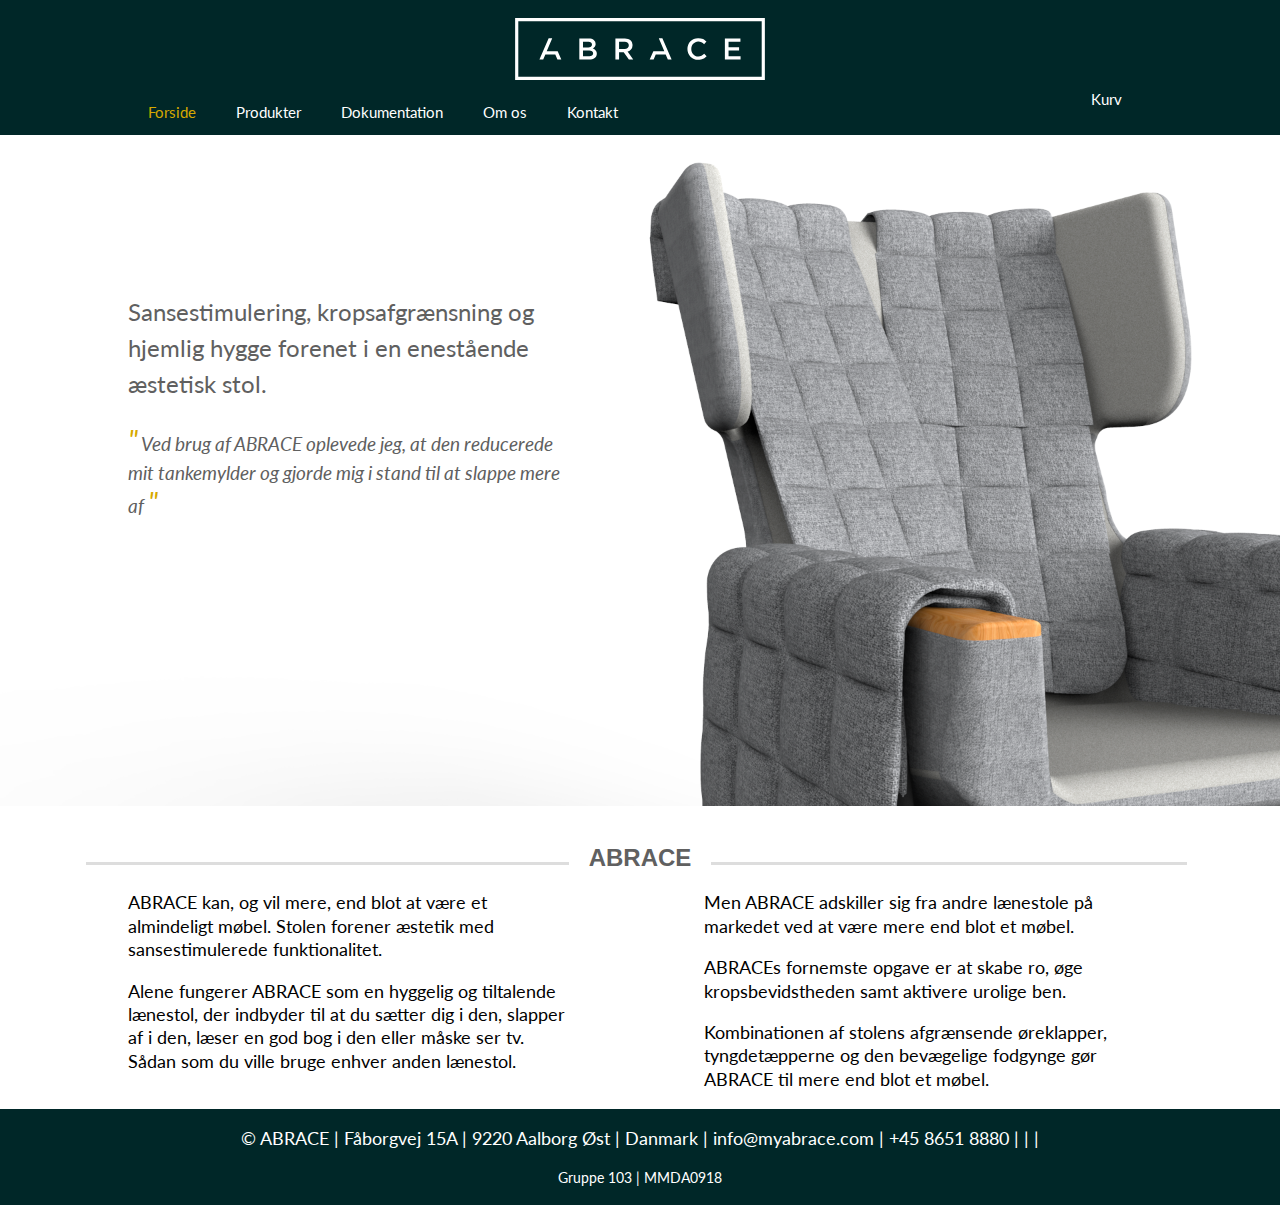
<file: index.html>
<!doctype html>
<html>
<head>
<meta charset="utf-8">
<meta name="viewport" content="width=device-width, initial-scale=1.0">
<title>ABRACE</title>
<link href="styles.css" rel="stylesheet" type="text/css">
<script src="script.js"></script>
<link rel="stylesheet" href="https://use.fontawesome.com/releases/v5.5.0/css/all.css" integrity="sha384-B4dIYHKNBt8Bc12p+WXckhzcICo0wtJAoU8YZTY5qE0Id1GSseTk6S+L3BlXeVIU" crossorigin="anonymous">
<link href="https://fonts.googleapis.com/css?family=Lato" rel="stylesheet">
<link href="normalize.css" rel="stylesheet" type="text/css">
</head>

<body id="body-id">
	<header>
		<div class="mobile-bar">
			<div id="menu-button"><a href="#"><span><i class="fas fa-bars fa-2x menu-icon"></i></span></a></div>
			<div id="menu-cart"><a href="kurv.html"><span><i class="fas fa-shopping-cart fa-2x menu-icon"></i></span></a></div>
			<div class="logo">
				<img src="image/ABRACE logo.svg" alt="ABRACE logo">
			</div>

			<nav>
				<a href="#" id="menu-button-close"><span><i class="fas fa-times fa-2x"></i></span></a>
				<ul>
					<li class="active"><a href="index.html">Forside</a></li>
					<li class="dropdown">
						<a href="produkter.html" class="dropdown-button">Produkter</a>
						<div class="dropdown-content">
							<a href="stol.html">Stol</a>
							<a href="fodgynge.html">Fodgynge</a>
							<a href="tyngdetaepper.html">Tyngdetæpper</a>
							<a href="poncho.html">Poncho</a>
							<a href="krammepude.html">Krammepude</a>
						</div>
					</li>
					<li><a href="dokumentation.html">Dokumentation</a></li>
					<li><a href="om-os.html">Om os</a></li>
					<li><a href="kontakt.html">Kontakt</a></li>
					<li class="cart"><a href="kurv.html"><i class="fas fa-shopping-cart"></i></a></li>
				</ul>
			</nav>
		</div>
	</header>

	<main class="grid-container">
		<div class="banner">
			<img src="image/ABRACE-11.png" alt="ABRACE stol">
		</div>
		
		<div class="citat">
			<p class="tagline">Sansestimulering, kropsafgrænsning og hjemlig hygge forenet i en enestående æstetisk stol.</p>
			<p><em class="citationstegn">"</em> Ved brug af ABRACE oplevede jeg, at den reducerede mit tankemylder og gjorde mig i stand til at slappe mere af <em class="citationstegn">"</em></p>
		</div>

		<div class="titel-firma">
			<h2><span>ABRACE</span></h2>
		</div>
		
		<div class="tekst-om-firma">
			<div class="forside-s1">
				<p>ABRACE kan, og vil mere, end blot at være et almindeligt møbel. Stolen forener æstetik med sansestimulerede funktionalitet.</p>
				<p>Alene fungerer ABRACE som en hyggelig og tiltalende lænestol, der indbyder til at du sætter dig i den, slapper af i den, læser en god bog i den eller måske ser tv. Sådan som du ville bruge enhver anden lænestol.</p>
			</div>
			
			<div class="forside-s2">
				<p>Men ABRACE adskiller sig fra andre lænestole på markedet ved at være mere end blot et møbel.</p>
				<p>ABRACEs fornemste opgave er at skabe ro, øge kropsbevidstheden samt aktivere urolige ben.</p>
				<p>Kombinationen af stolens afgrænsende øreklapper, tyngdetæpperne og den bevægelige fodgynge gør ABRACE til mere end blot et møbel.</p>
			</div>
			
		</div>
	</main>

	<footer>
		<p>© ABRACE | Fåborgvej 15A | 9220 Aalborg Øst | Danmark | info@myabrace.com | +45 8651 8880 | <i class="fab fa-facebook"></i> | <i class="fab fa-instagram"></i> | <i class="fab fa-linkedin"></i></p>
		<p>Gruppe 103 | MMDA0918</p>
	</footer>

</body>
</html>
</file>
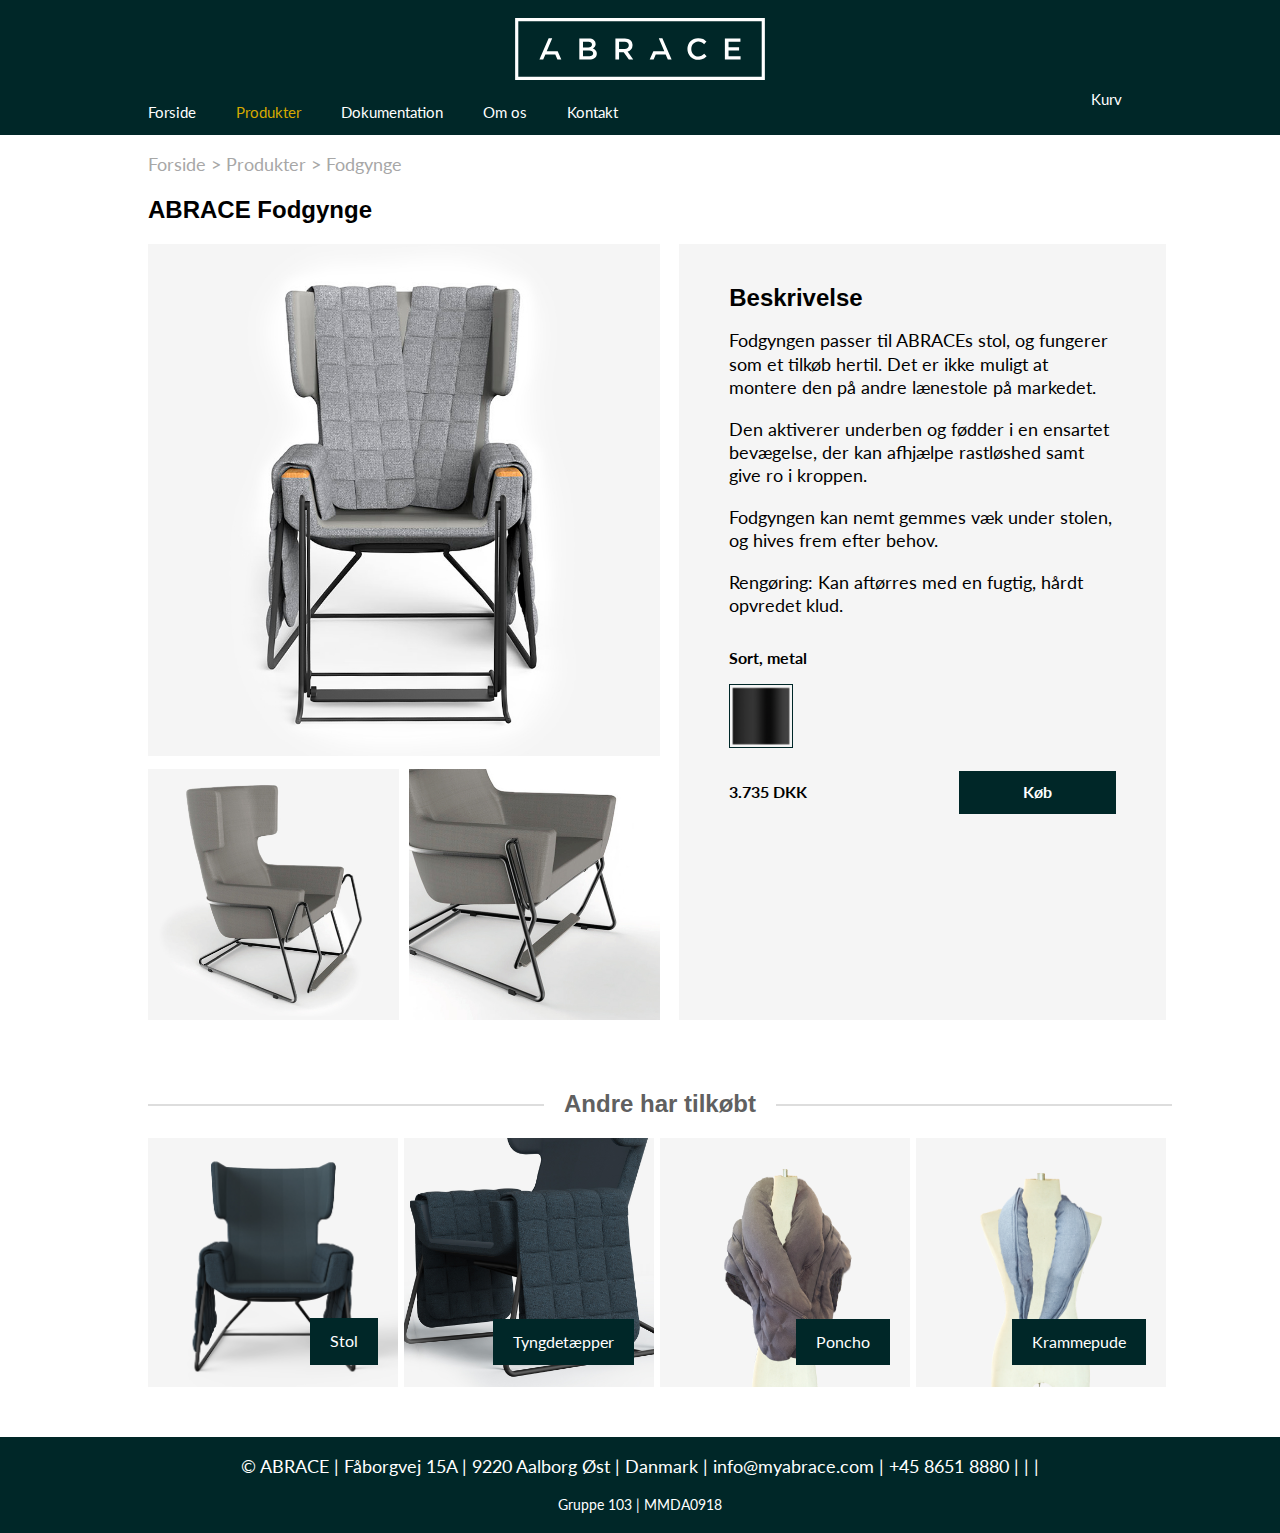
<file: fodgynge.html>
<!doctype html>
<html>
<head>
<meta charset="utf-8">
<meta name="viewport" content="width=device-width, initial-scale=1.0">
<title>ABRACE - Fodgynge</title>
<link href="styles.css" rel="stylesheet" type="text/css">
<script src="script.js"></script>
<link rel="stylesheet" href="https://use.fontawesome.com/releases/v5.5.0/css/all.css" integrity="sha384-B4dIYHKNBt8Bc12p+WXckhzcICo0wtJAoU8YZTY5qE0Id1GSseTk6S+L3BlXeVIU" crossorigin="anonymous">
<link href="https://fonts.googleapis.com/css?family=Lato" rel="stylesheet">
<link href="normalize.css" rel="stylesheet" type="text/css">
</head>

<body id="body-id">
	<header>
		<div class="mobile-bar">
			<div id="menu-button"><a href="#"><span><i class="fas fa-bars fa-2x menu-icon"></i></span></a></div>
			<div id="menu-cart"><a href="kurv.html"><span><i class="fas fa-shopping-cart fa-2x menu-icon"></i></span></a></div>
			<div class="logo">
				<img src="image/ABRACE logo.svg" alt="ABRACE logo">
			</div>

			<nav>
				<a href="#" id="menu-button-close"><span><i class="fas fa-times fa-2x"></i></span></a>
				<ul>
					<li><a href="index.html">Forside</a></li>
					<li class="dropdown">
						<a href="produkter.html" class="dropdown-button active">Produkter</a>
						<div class="dropdown-content">
							<a href="stol.html">Stol</a>
							<a href="fodgynge.html">Fodgynge</a>
							<a href="tyngdetaepper.html">Tyngdetæpper</a>
							<a href="poncho.html">Poncho</a>
							<a href="krammepude.html">Krammepude</a>
						</div>
					</li>
					<li><a href="dokumentation.html">Dokumentation</a></li>
					<li><a href="om-os.html">Om os</a></li>
					<li><a href="kontakt.html">Kontakt</a></li>
					<li class="cart"><a href="kurv.html"><i class="fas fa-shopping-cart"></i></a></li>
				</ul>
			</nav>
		</div>
	</header>
	
	<main>
		<div class="grid-container-stol">
			<div class="crumbs">
				<div class="breadcrumbs">
					<p><a href="index.html">Forside</a> &gt; <a href="#"> Produkter</a> &gt; <a href="fodgynge.html">Fodgynge</a></p>
				</div>
				<h2>ABRACE Fodgynge</h2>
			</div>
			<div class="main-image">
				<span onClick="this.parentElement.style.display='block'"></span>
				<img src="image/fodgynge1.jpg" alt="stol front" id="showedImg">
			</div>
			<div class="gallery-images">
				<img src="image/fodgynge2.jpg" alt="stol front med tæpper" id="gallery1">
				<img src="image/fodgynge3.jpg" alt="stol fra siden" id="gallery2">
			</div>
			
			<div class="specifications">
				<h2>Beskrivelse</h2>
				<p>Fodgyngen passer til ABRACEs stol, og fungerer som et tilkøb hertil. Det er ikke muligt at montere den på andre lænestole på markedet.</p>
				<p>Den aktiverer underben og fødder i en ensartet bevægelse, der kan afhjælpe rastløshed samt give ro i kroppen.</p>
				<p>Fodgyngen kan nemt gemmes væk under stolen, og hives frem efter behov.</p>
				
				<p>Rengøring: Kan aftørres med en fugtig, hårdt opvredet klud.</p>
				
				<h4 id="color-choice-text">Sort, metal</h4>
				<div class="color-choice">
					<img src="image/fodgynge4.jpg" alt="sort metal">
				</div>
				
				<h4 id="price-text">3.735 DKK</h4>
				<div id="buy">
					<h4>Køb</h4>
				</div>
			</div>
			
			<div class="other-text">
				<h2><span>Andre har tilkøbt</span></h2>
			</div>
			<div class="other-items">
				<div class="other1">
					<a href="stol.html"><img src="image/ABRACE-stol1-blue.jpg" alt="stol"></a>
					<a href="stol.html">Stol</a>
				</div>
				
				<div class="other2">
					<a href="tyngdetaepper.html"><img src="image/tyngde3-blue.jpg" alt="tyngdetæpper"></a>
					<a href="tyngdetaepper.html">Tyngdetæpper</a>
				</div>
				
				<div class="other3">
					<a href="poncho.html"><img src="image/ABRACE_pictures/ponchoonmancloser.png" alt="poncho"></a>
					<a href="poncho.html">Poncho</a>
				</div>
			
				<div class="other4">
					<a href="krammepude.html"><img src="image/ABRACE_pictures/pillowonman.png" alt="krammepude"></a>
					<a href="krammepude.html">Krammepude</a>
				</div>
			</div>
		</div>
	</main>
	
	<footer>
		<p>© ABRACE | Fåborgvej 15A | 9220 Aalborg Øst | Danmark | info@myabrace.com | +45 8651 8880 | <i class="fab fa-facebook"></i> | <i class="fab fa-instagram"></i> | <i class="fab fa-linkedin"></i></p>
		<p>Gruppe 103 | MMDA0918</p>
	</footer>	
</body>
</html>
</file>
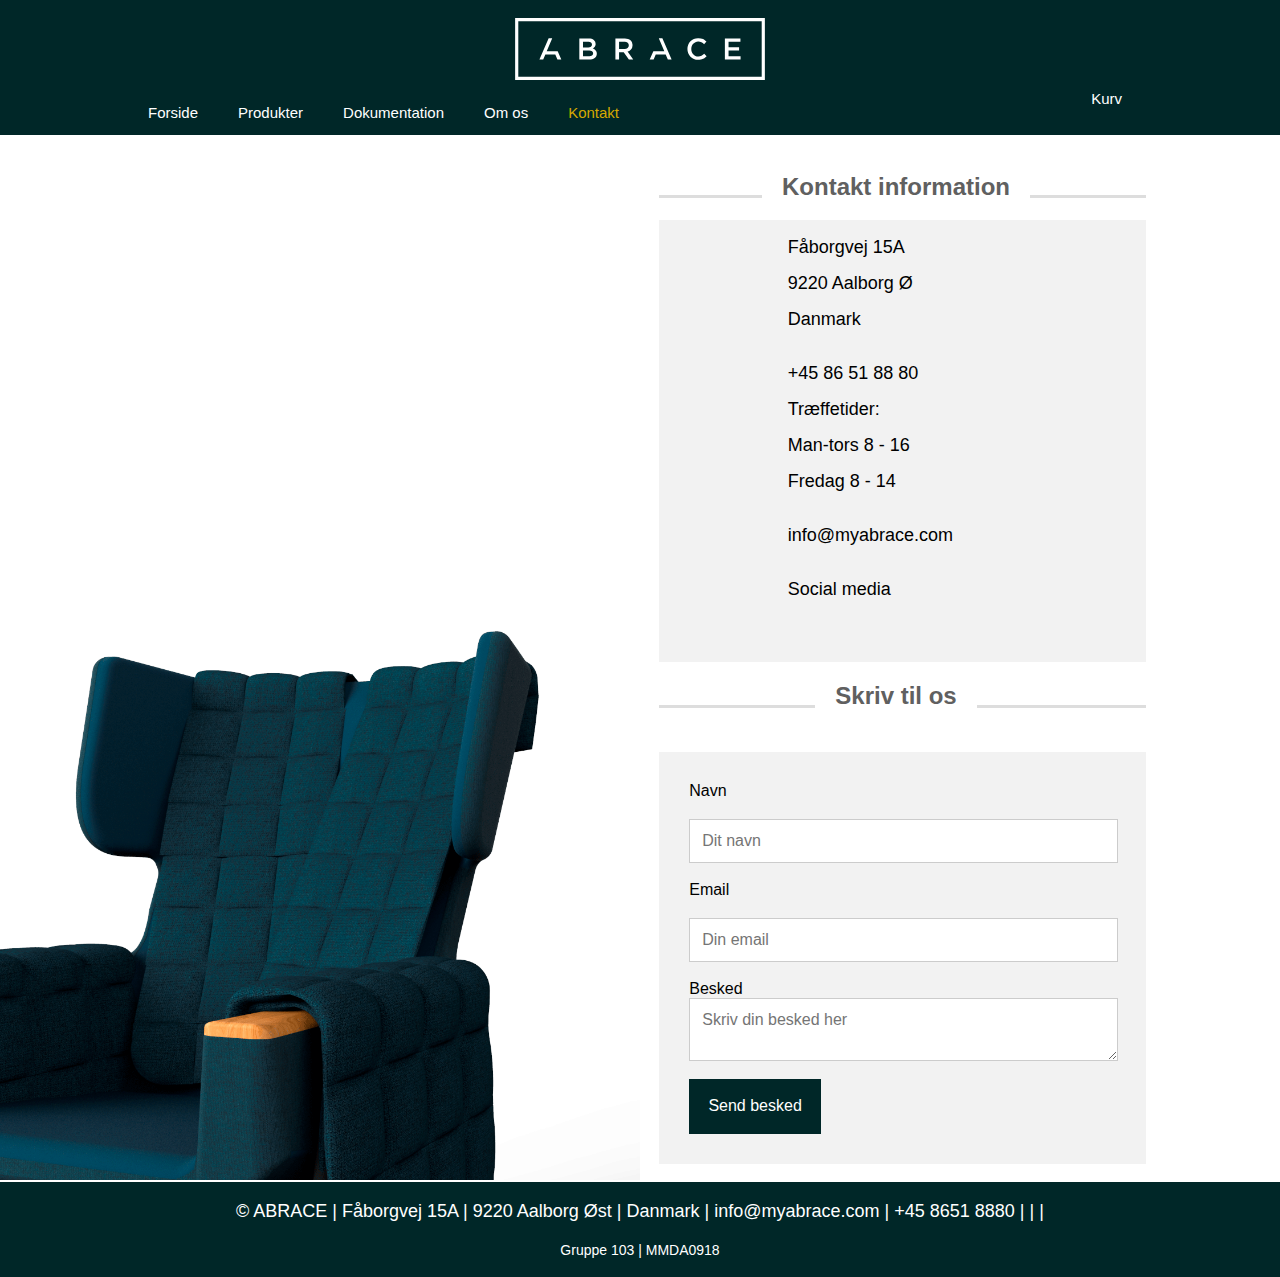
<file: kontakt.html>
<!doctype html>
<html>
<head>
<meta charset="utf-8">
<meta name="viewport" content="width=device-width, initial-scale=1.0">
<title>ABRACE - Kontakt</title>
<link href="styles.css" rel="stylesheet" type="text/css">
<script src="script.js"></script>
<link rel="stylesheet" href="https://use.fontawesome.com/releases/v5.5.0/css/all.css" integrity="sha384-B4dIYHKNBt8Bc12p+WXckhzcICo0wtJAoU8YZTY5qE0Id1GSseTk6S+L3BlXeVIU" crossorigin="anonymous">
<link href="normalize.css" rel="stylesheet" type="text/css">
</head>

<body id="body-id">
	<header>
		<div class="mobile-bar">
			<div id="menu-button"><a href="#"><span><i class="fas fa-bars fa-2x menu-icon"></i></span></a></div>
			<div id="menu-cart"><a href="kurv.html"><span><i class="fas fa-shopping-cart fa-2x menu-icon"></i></span></a></div>
			<div class="logo">
				<img src="image/ABRACE logo.svg" alt="ABRACE logo">
			</div>

			<nav>
				<a href="#" id="menu-button-close"><span><i class="fas fa-times fa-2x"></i></span></a>
				<ul>
					<li><a href="index.html">Forside</a></li>
					<li class="dropdown">
						<a href="produkter.html" class="dropdown-button">Produkter</a>
						<div class="dropdown-content">
							<a href="stol.html">Stol</a>
							<a href="fodgynge.html">Fodgynge</a>
							<a href="tyngdetaepper.html">Tyngdetæpper</a>
							<a href="poncho.html">Poncho</a>
							<a href="krammepude.html">Krammepude</a>
						</div>
					</li>
					<li><a href="dokumentation.html">Dokumentation</a></li>
					<li><a href="om-os.html">Om os</a></li>
					<li class="active"><a href="kontakt.html">Kontakt</a></li>
					<li class="cart"><a href="kurv.html"><i class="fas fa-shopping-cart"></i></a></li>
				</ul>
			</nav>
		</div>
	</header>
			
	<main class="grid-container-kontakt">
		<div class="billede-af-stol">
			<img src="image/ABRACE-10.gif" alt="stol i blå">
		</div>
		
		<div class="titel1">
			<h2><span>Kontakt information</span></h2>
		</div>
		
		<div class="kontakt-info">		
			<div class="ikoner">
				<div class="adresse-ikon">
					<i class="fas fa-map-marker-alt"></i>
				</div>
				<div class="adresse">
					<p>Fåborgvej 15A</p>
					<p>9220 Aalborg Ø</p>
					<p>Danmark</p>
				</div>

				<div class="email-ikon">
					<i class="fas fa-envelope"></i>
				</div>
				<div class="email">
					<p>info@myabrace.com</p>
				</div>
				
				<div class="telefon-ikon">
					<i class="fas fa-phone"></i>
				</div>
				<div class="telefon">
					<p>+45 86 51 88 80</p>
					<p>Træffetider:</p>
					<p>Man-tors 8 - 16</p>
					<p>Fredag 8 - 14</p>
				</div>
				
				<div class="facebook-ikon">
					<i class="fas fa-desktop"></i>
				</div>
				<div class="facebook">
					<p>Social media</p>
					<p><i class="fab fa-facebook some"></i> <i class="fab fa-instagram some"></i> <i class="fab fa-linkedin some"></i></p>
				</div>
			</div>
		</div>
		
		<div class="titel2">
			<h2><span>Skriv til os</span></h2>
		</div>
		
		<div class="skriv-til-os">
			<form class="kontakt-formular">
				<label for="fname">Navn</label>
				<input type="text" id="fname" name="navn" placeholder="Dit navn">

				<label for="email">Email</label>
				<input type="text" placeholder="Din email" name="email">

				<label for="skriv-til-os">Besked</label>
				<textarea id="besked" name="besked" placeholder="Skriv din besked her"></textarea>
				
				<input type="submit" value="Send besked">
			</form>
		</div>
	</main>
		
	<footer>
		<p>© ABRACE | Fåborgvej 15A | 9220 Aalborg Øst | Danmark | info@myabrace.com | +45 8651 8880 | <i class="fab fa-facebook"></i> | <i class="fab fa-instagram"></i> | <i class="fab fa-linkedin"></i></p>
		<p>Gruppe 103 | MMDA0918</p>
	</footer>
</body>
</html>
</file>
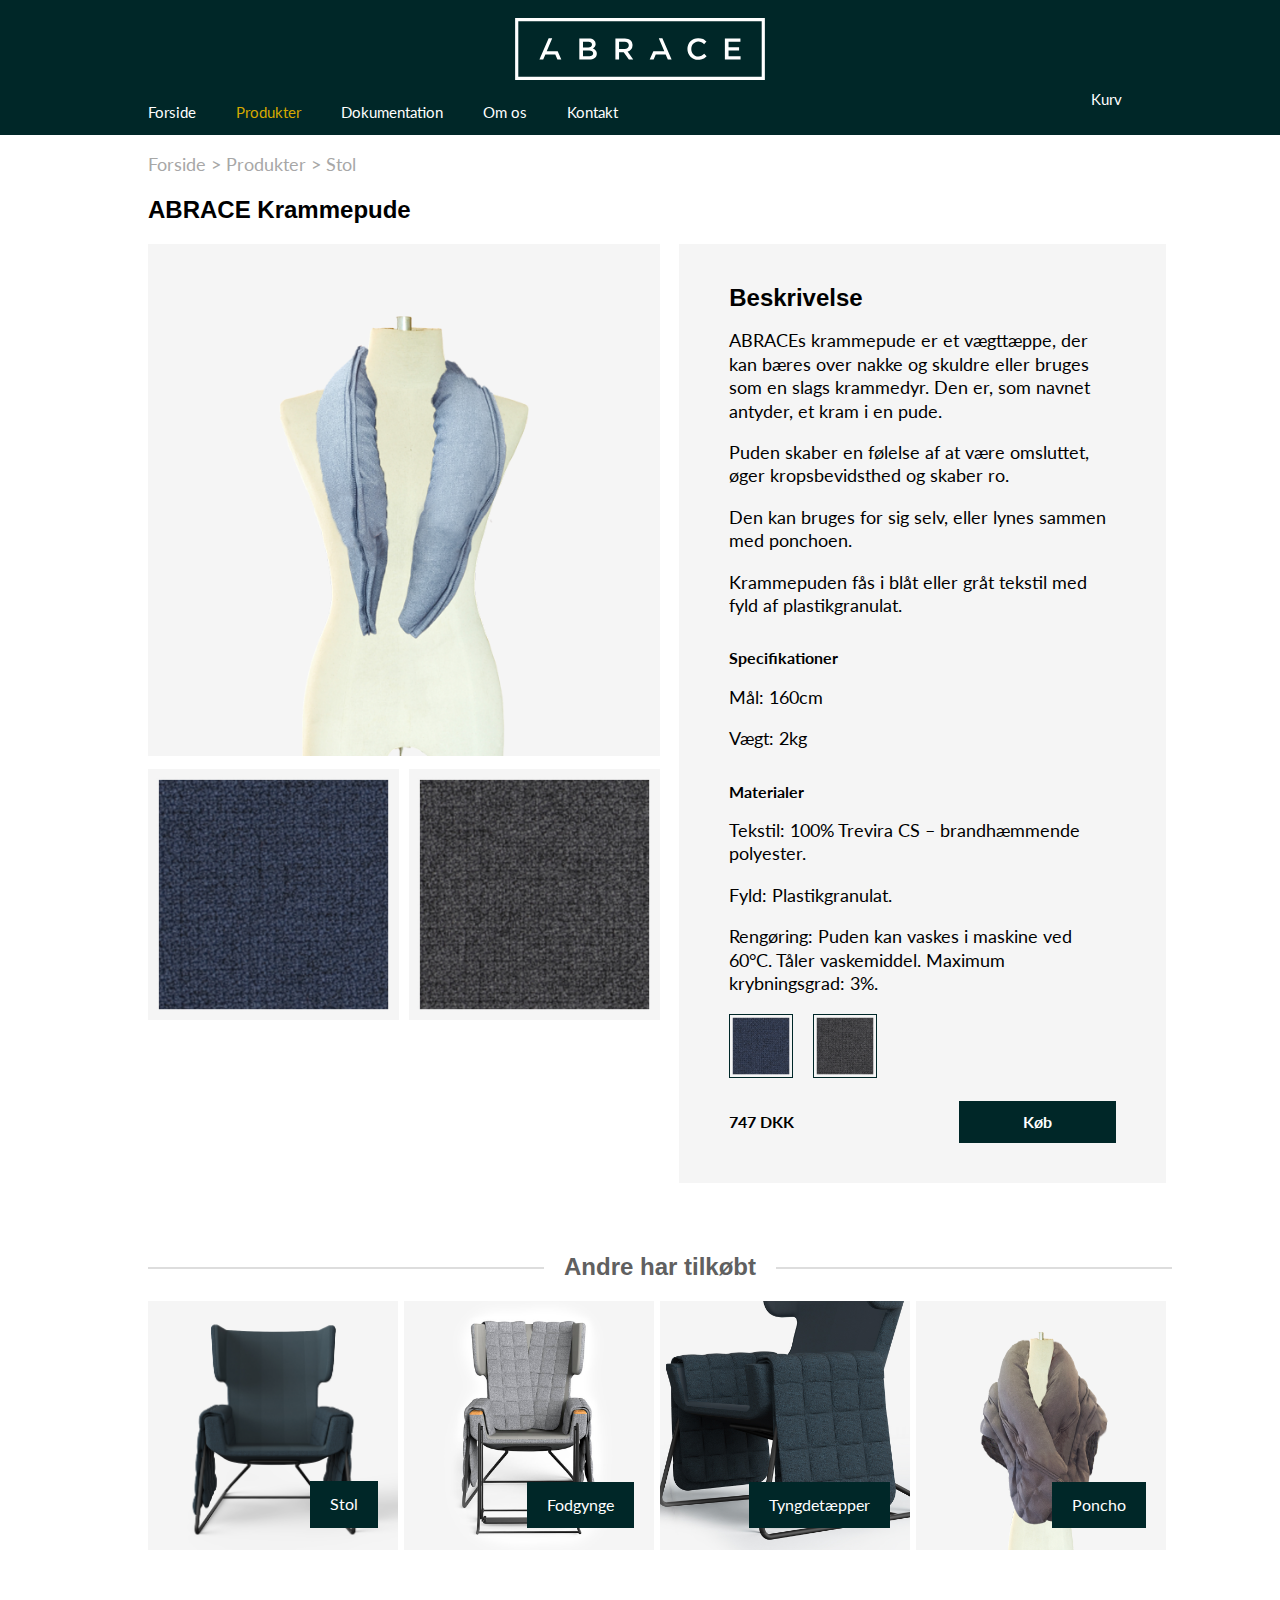
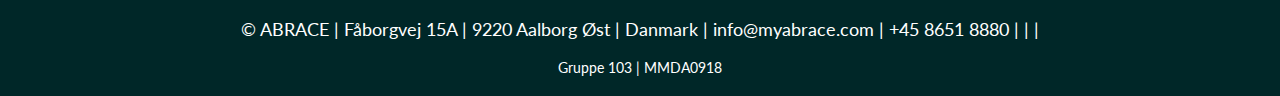
<file: krammepude.html>
<!doctype html>
<html>
<head>
<meta charset="utf-8">
<meta name="viewport" content="width=device-width, initial-scale=1.0">
<title>ABRACE - Krammepude</title>
<link href="styles.css" rel="stylesheet" type="text/css">
<script src="script.js"></script>
<link rel="stylesheet" href="https://use.fontawesome.com/releases/v5.5.0/css/all.css" integrity="sha384-B4dIYHKNBt8Bc12p+WXckhzcICo0wtJAoU8YZTY5qE0Id1GSseTk6S+L3BlXeVIU" crossorigin="anonymous">
<link href="https://fonts.googleapis.com/css?family=Lato" rel="stylesheet">
<link href="normalize.css" rel="stylesheet" type="text/css">
</head>

<body id="body-id">
	<header>
		<div class="mobile-bar">
			<div id="menu-button"><a href="#"><span><i class="fas fa-bars fa-2x menu-icon"></i></span></a></div>
			<div id="menu-cart"><a href="kurv.html"><span><i class="fas fa-shopping-cart fa-2x menu-icon"></i></span></a></div>
			<div class="logo">
				<img src="image/ABRACE logo.svg" alt="ABRACE logo">
			</div>

			<nav>
				<a href="#" id="menu-button-close"><span><i class="fas fa-times fa-2x"></i></span></a>
				<ul>
					<li><a href="index.html">Forside</a></li>
					<li class="dropdown">
						<a href="produkter.html" class="dropdown-button active">Produkter</a>
						<div class="dropdown-content">
							<a href="stol.html">Stol</a>
							<a href="fodgynge.html">Fodgynge</a>
							<a href="tyngdetaepper.html">Tyngdetæpper</a>
							<a href="poncho.html">Poncho</a>
							<a href="krammepude.html">Krammepude</a>
						</div>
					</li>
					<li><a href="dokumentation.html">Dokumentation</a></li>
					<li><a href="om-os.html">Om os</a></li>
					<li><a href="kontakt.html">Kontakt</a></li>
					<li class="cart"><a href="kurv.html"><i class="fas fa-shopping-cart"></i></a></li>
				</ul>
			</nav>
		</div>
	</header>
	
	<main>
		<div class="grid-container-stol">
			<div class="crumbs">
				<div class="breadcrumbs">
					<p><a href="index.html">Forside</a> &gt; <a href="#"> Produkter</a> &gt; <a href="stol.html">Stol</a></p>
				</div>
				<h2>ABRACE Krammepude</h2>
			</div>
			<div class="main-image">
				<span onClick="this.parentElement.style.display='block'"></span>
				<img src="image/ABRACE_pictures/pillowonman.png" alt="stol front" id="showedImg">
				<div id="imgtext"></div>
			</div>
			<div class="gallery-images">
				<img src="image/ABRACE-stol5-blue.jpg" alt="blue" id="gallery1">
				<img src="image/ABRACE-stol5-gray.jpg" alt="gray" id="gallery2">
			</div>
			
			<div class="specifications">
				<h2>Beskrivelse</h2>
				<p>ABRACEs krammepude er et vægttæppe, der kan bæres over nakke og skuldre eller bruges som en slags krammedyr. Den er, som navnet antyder, et kram i en pude.</p>
				<p>Puden skaber en følelse af at være omsluttet, øger kropsbevidsthed og skaber ro.</p>
				<p>Den kan bruges for sig selv, eller lynes sammen med ponchoen.</p>
				<p>Krammepuden fås i blåt eller gråt tekstil med fyld af plastikgranulat.</p>
				<h4>Specifikationer</h4>
				<p>Mål: 160cm</p>
				<p>Vægt: 2kg</p>
				<h4>Materialer</h4>
				<p>Tekstil: 100% Trevira CS – brandhæmmende polyester.</p>
				<p>Fyld: Plastikgranulat.</p>
				<p>Rengøring: Puden kan vaskes i maskine ved 60&deg;C. Tåler vaskemiddel.  Maximum krybningsgrad: 3%.</p>
				
				
				<div class="color-choice">
					<img src="image/ABRACE-stol5-blue.jpg" alt="blå tekstil" id="blue">
					<img src="image/ABRACE-stol5-gray.jpg" alt="grå tekstil" id="gray">
				</div>
				
				<h4 id="price-text">747 DKK</h4>
				<div id="buy">
					<h4>Køb</h4>
				</div>
			</div>
			
			<div class="other-text">
				<h2><span>Andre har tilkøbt</span></h2>
			</div>
			<div class="other-items">
				<div class="other1">
					<a href="stol.html"><img src="image/ABRACE-stol1-blue.jpg" alt="stol"></a>
					<a href="stol.html">Stol</a>
				</div>
				
				<div class="other2">
					<a href="fodgynge.html"><img src="image/fodgynge1.jpg" alt="fodgynge"></a>
					<a href="fodgynge.html">Fodgynge</a>
				</div>
				
				<div class="other3">
					<a href="tyngdetaepper.html"><img src="image/tyngde3-blue.jpg" alt="tyngdetæpper"></a>
					<a href="tyngdetaepper.html">Tyngdetæpper</a>
				</div>
			
				<div class="other4">
					<a href="poncho.html"><img src="image/ABRACE_pictures/ponchoonmancloser.png" alt="poncho"></a>
					<a href="poncho.html">Poncho</a>
				</div>
			</div>
		</div>
	</main>
	
	<footer>
		<p>© ABRACE | Fåborgvej 15A | 9220 Aalborg Øst | Danmark | info@myabrace.com | +45 8651 8880 | <i class="fab fa-facebook"></i> | <i class="fab fa-instagram"></i> | <i class="fab fa-linkedin"></i></p>
		<p>Gruppe 103 | MMDA0918</p>
	</footer>	
</body>
</html>
</file>
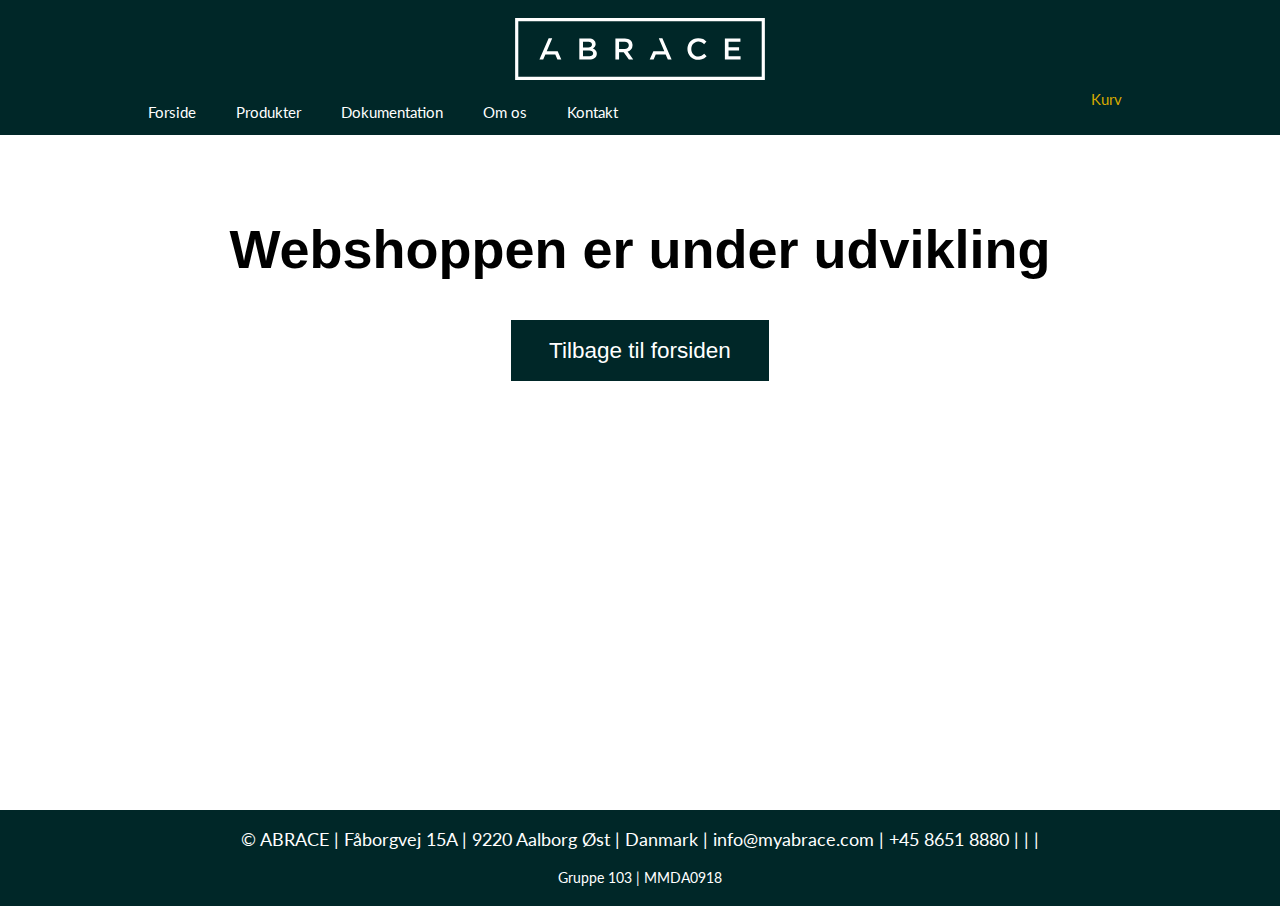
<file: kurv.html>
<!doctype html>
<html>
<head>
<meta charset="utf-8">
<meta name="viewport" content="width=device-width, initial-scale=1.0">
<title>ABRACE - Webshop</title>
<link href="styles.css" rel="stylesheet" type="text/css">
<script src="script.js"></script>
<link rel="stylesheet" href="https://use.fontawesome.com/releases/v5.5.0/css/all.css" integrity="sha384-B4dIYHKNBt8Bc12p+WXckhzcICo0wtJAoU8YZTY5qE0Id1GSseTk6S+L3BlXeVIU" crossorigin="anonymous">
<link href="https://fonts.googleapis.com/css?family=Lato" rel="stylesheet">
<link href="normalize.css" rel="stylesheet" type="text/css">
</head>

<body id="body-id">
	<header>
		<div class="mobile-bar">
			<div id="menu-button"><a href="#"><span><i class="fas fa-bars fa-2x menu-icon"></i></span></a></div>
			<div id="menu-cart"><a href="kurv.html"><span><i class="fas fa-shopping-cart fa-2x menu-icon"></i></span></a></div>
			<div class="logo">
				<img src="image/ABRACE logo.svg" alt="ABRACE logo">
			</div>

			<nav>
				<a href="#" id="menu-button-close"><span><i class="fas fa-times fa-2x"></i></span></a>
				<ul>
					<li><a href="index.html">Forside</a></li>
					<li class="dropdown">
						<a href="produkter.html" class="dropdown-button">Produkter</a>
						<div class="dropdown-content">
							<a href="stol.html">Stol</a>
							<a href="fodgynge.html">Fodgynge</a>
							<a href="tyngdetaepper.html">Tyngdetæpper</a>
							<a href="poncho.html">Poncho</a>
							<a href="krammepude.html">Krammepude</a>
						</div>
					</li>
					<li><a href="dokumentation.html">Dokumentation</a></li>
					<li><a href="om-os.html">Om os</a></li>
					<li><a href="kontakt.html">Kontakt</a></li>
					<li class="cart active"><a href="kurv.html"><i class="fas fa-shopping-cart"></i></a></li>
				</ul>
			</nav>
		</div>
	</header>
	
	<main class="grid-container-kurv">
		<aside class="kurvtekst">
			<br />
			<br />
			<h2>Webshoppen er under udvikling</h2>
			<a href="index.html" class="tilbageknap">Tilbage til forsiden</a>
		</aside>
	</main>	
	
	<footer>
		<p>© ABRACE | Fåborgvej 15A | 9220 Aalborg Øst | Danmark | info@myabrace.com | +45 8651 8880 | <i class="fab fa-facebook"></i> | <i class="fab fa-instagram"></i> | <i class="fab fa-linkedin"></i></p>
		<p>Gruppe 103 | MMDA0918</p>
	</footer>
</body>
</html>
</file>
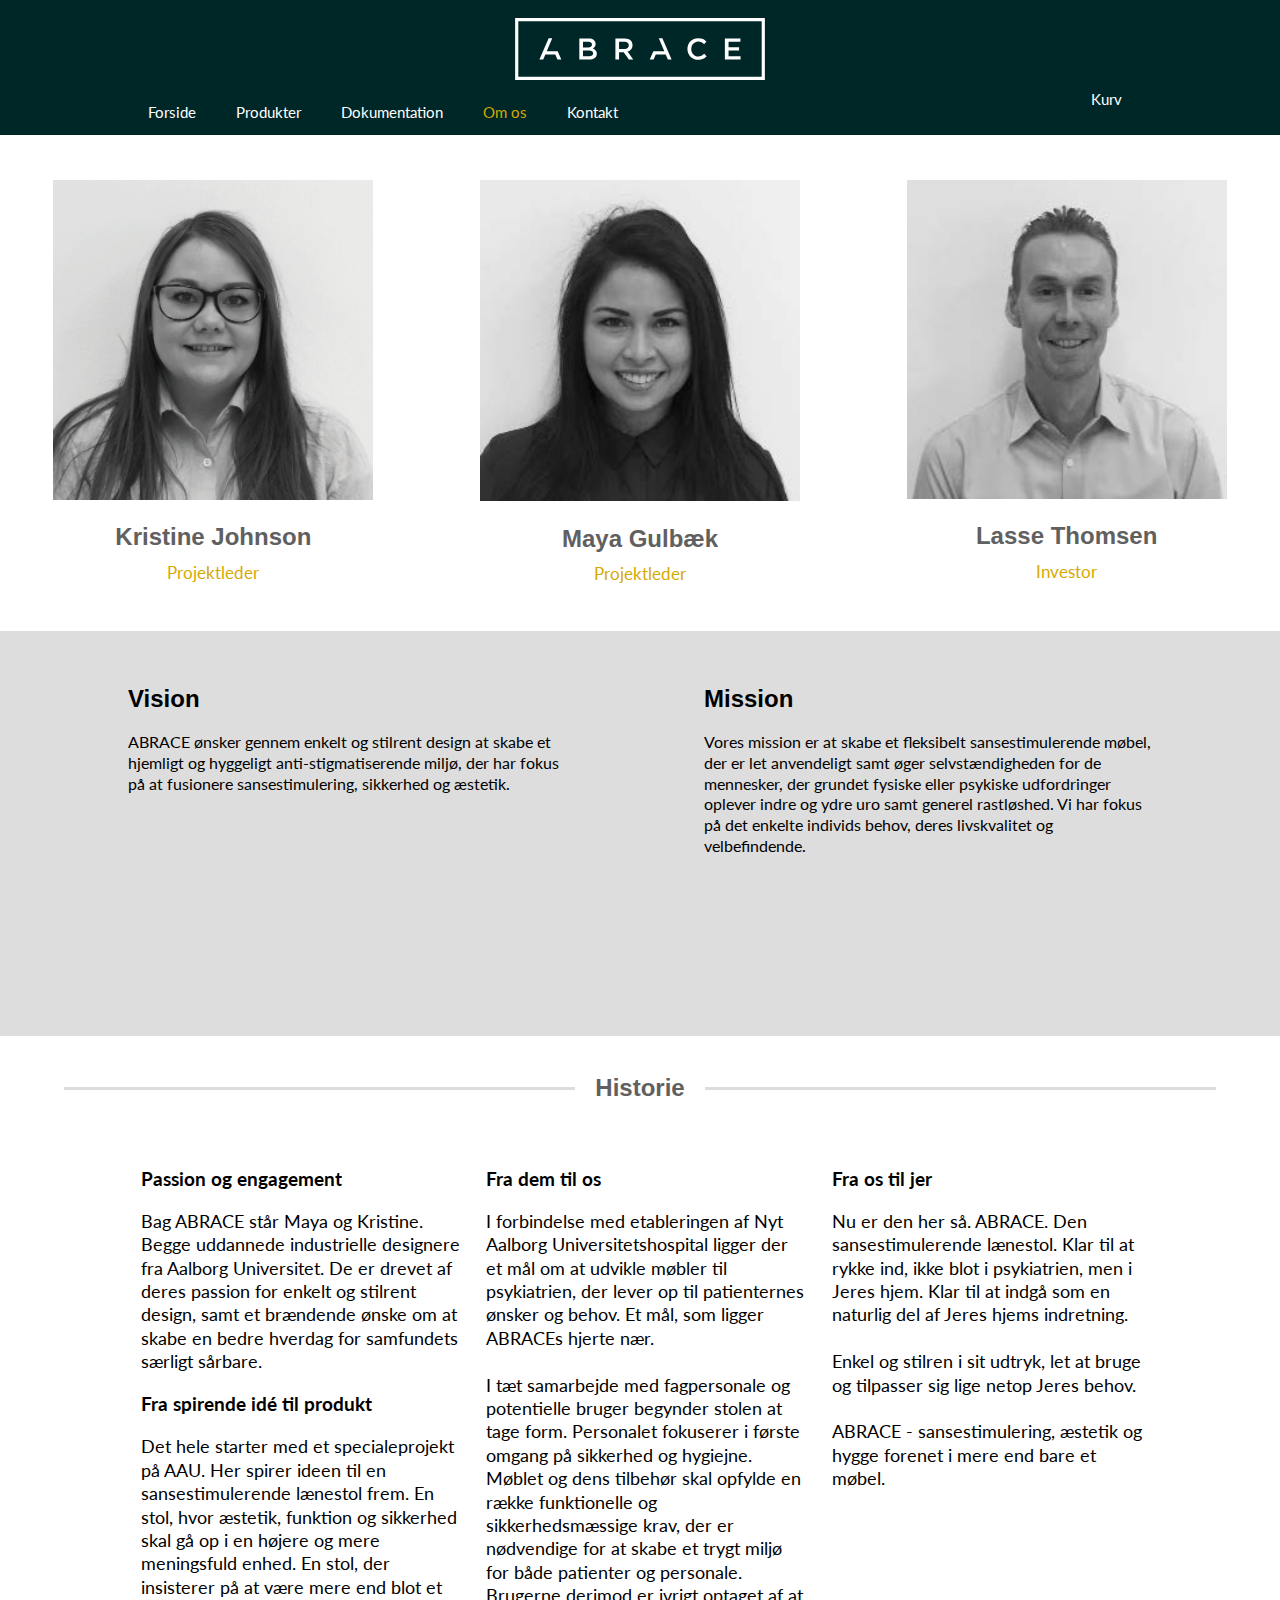
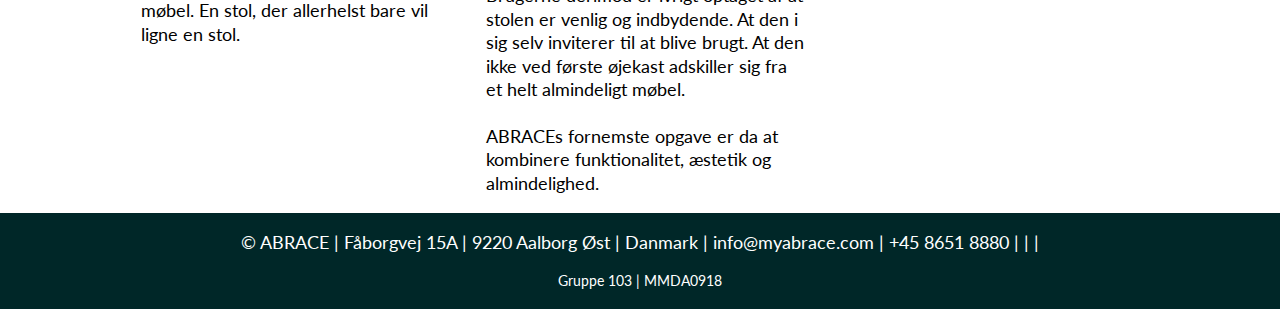
<file: om-os.html>
<!doctype html>
<html>
<head>
<meta charset="utf-8">
<meta name="viewport" content="width=device-width, initial-scale=1.0">
<title>ABRACE - Om os</title>
<link href="styles.css" rel="stylesheet" type="text/css">
<link rel="stylesheet" href="https://use.fontawesome.com/releases/v5.5.0/css/all.css" integrity="sha384-B4dIYHKNBt8Bc12p+WXckhzcICo0wtJAoU8YZTY5qE0Id1GSseTk6S+L3BlXeVIU" crossorigin="anonymous">
<script src="script.js"></script>
<link href="https://fonts.googleapis.com/css?family=Lato" rel="stylesheet">
<link href="normalize.css" rel="stylesheet" type="text/css">
</head>

<body id="body-id">
	<header>
		<div class="mobile-bar">
			<div id="menu-button"><a href="#"><span><i class="fas fa-bars fa-2x menu-icon"></i></span></a></div>
			<div id="menu-cart"><a href="kurv.html"><span><i class="fas fa-shopping-cart fa-2x menu-icon"></i></span></a></div>
			<div class="logo">
				<img src="image/ABRACE logo.svg" alt="ABRACE logo">
			</div>

			<nav>
				<a href="#" id="menu-button-close"><span><i class="fas fa-times fa-2x"></i></span></a>
				<ul>
					<li><a href="index.html">Forside</a></li>
					<li class="dropdown">
						<a href="produkter.html" class="dropdown-button">Produkter</a>
						<div class="dropdown-content">
							<a href="stol.html">Stol</a>
							<a href="fodgynge.html">Fodgynge</a>
							<a href="tyngdetaepper.html">Tyngdetæpper</a>
							<a href="poncho.html">Poncho</a>
							<a href="krammepude.html">Krammepude</a>
						</div>
					</li>
					<li><a href="dokumentation.html">Dokumentation</a></li>
					<li class="active"><a href="om-os.html">Om os</a></li>
					<li><a href="kontakt.html">Kontakt</a></li>
					<li class="cart"><a href="kurv.html"><i class="fas fa-shopping-cart"></i></a></li>
				</ul>
			</nav>
		</div>
	</header>

	<main class="grid-container-om-os">
		<div class="kristine">
			<img src="image/Kristine.png" alt="Kristine">
			<h2>Kristine Johnson</h2>
			<p>Projektleder</p>
		</div>
		
		<div class="maya">
			<img src="image/Maya.jpg" alt="Maya">
			<h2>Maya Gulbæk</h2>
			<p>Projektleder</p>
		</div>
		
		<div class="lasse">
			<img src="image/Lasse.jpg" alt="Lasse">
			<h2>Lasse Thomsen</h2>
			<p>Investor</p>
		</div>
		
		
		<div class="vision-mission">
			<div class="vision">
				<h2>Vision</h2>
				<p>ABRACE ønsker gennem enkelt og stilrent design at skabe et hjemligt og hyggeligt anti-stigmatiserende miljø, der har fokus på at fusionere sansestimulering, sikkerhed og æstetik. </p>
			</div>

			<div class="mission">
				<h2>Mission</h2>
				<p>Vores mission er at skabe et fleksibelt sansestimulerende møbel, der er let anvendeligt samt øger selvstændigheden for de mennesker, der grundet fysiske eller psykiske udfordringer oplever indre og ydre uro samt generel rastløshed. Vi har fokus på det enkelte individs behov, deres livskvalitet og velbefindende.</p>
			</div>
		</div>
		
		<div class="titel-historie">
			<h2><span>Historie</span></h2>
		</div>
		
		<div class="tekst-til-historie">
			<div class="kolonne1">
				<h3>Passion og engagement</h3>
				<p>Bag ABRACE står Maya og Kristine. Begge uddannede industrielle designere fra Aalborg Universitet. De er drevet af deres passion for enkelt og stilrent design, samt et brændende ønske om at skabe en bedre hverdag for samfundets særligt sårbare.</p>
				
				<h3>Fra spirende idé til produkt</h3>
				<p>Det hele starter med et specialeprojekt på AAU. Her spirer ideen til en sansestimulerende lænestol frem. En stol, hvor æstetik, funktion og sikkerhed skal gå op i en højere og mere meningsfuld enhed. En stol, der insisterer på at være mere end blot et møbel. En stol, der allerhelst bare vil ligne en stol. </p>
			</div>
			
			<div class="kolonne2">
				<h3>Fra dem til os</h3>
				<p>I forbindelse med etableringen af Nyt Aalborg Universitetshospital ligger der et mål om at udvikle møbler til psykiatrien, der lever op til patienternes ønsker og behov. Et mål, som ligger ABRACEs hjerte nær.  
				<br><br>
				I tæt samarbejde med fagpersonale og potentielle bruger begynder stolen at tage form. Personalet fokuserer i første omgang på sikkerhed og hygiejne. Møblet og dens tilbehør skal opfylde en række funktionelle og sikkerhedsmæssige krav, der er nødvendige for at skabe et trygt miljø for både patienter og personale. Brugerne derimod er ivrigt optaget af at stolen er venlig og indbydende. At den i sig selv inviterer til at blive brugt. At den ikke ved første øjekast adskiller sig fra et helt almindeligt møbel.  
				<br><br>
				ABRACEs fornemste opgave er da at kombinere funktionalitet, æstetik og almindelighed. </p>
			</div>
			
			<div class="kolonne3">
				<h3>Fra os til jer</h3>
				<p>Nu er den her så. ABRACE. Den sansestimulerende lænestol. Klar til at rykke ind, ikke blot i psykiatrien, men i Jeres hjem. Klar til at indgå som en naturlig del af Jeres hjems indretning.  
				<br><br>
				Enkel og stilren i sit udtryk, let at bruge og tilpasser sig lige netop Jeres behov. 
				<br><br>
				ABRACE - sansestimulering, æstetik og hygge forenet i mere end bare et møbel.</p>
			</div>
			
			<div class="kolonne4">
				<img src="image/ABRACE-17.jpg" alt="abrace stol">
			</div>
		</div>
	</main>
	
	<footer>
		<p>© ABRACE | Fåborgvej 15A | 9220 Aalborg Øst | Danmark | info@myabrace.com | +45 8651 8880 | <i class="fab fa-facebook"></i> | <i class="fab fa-instagram"></i> | <i class="fab fa-linkedin"></i></p>
		<p>Gruppe 103 | MMDA0918</p>
	</footer>
</body>
</html>
</file>
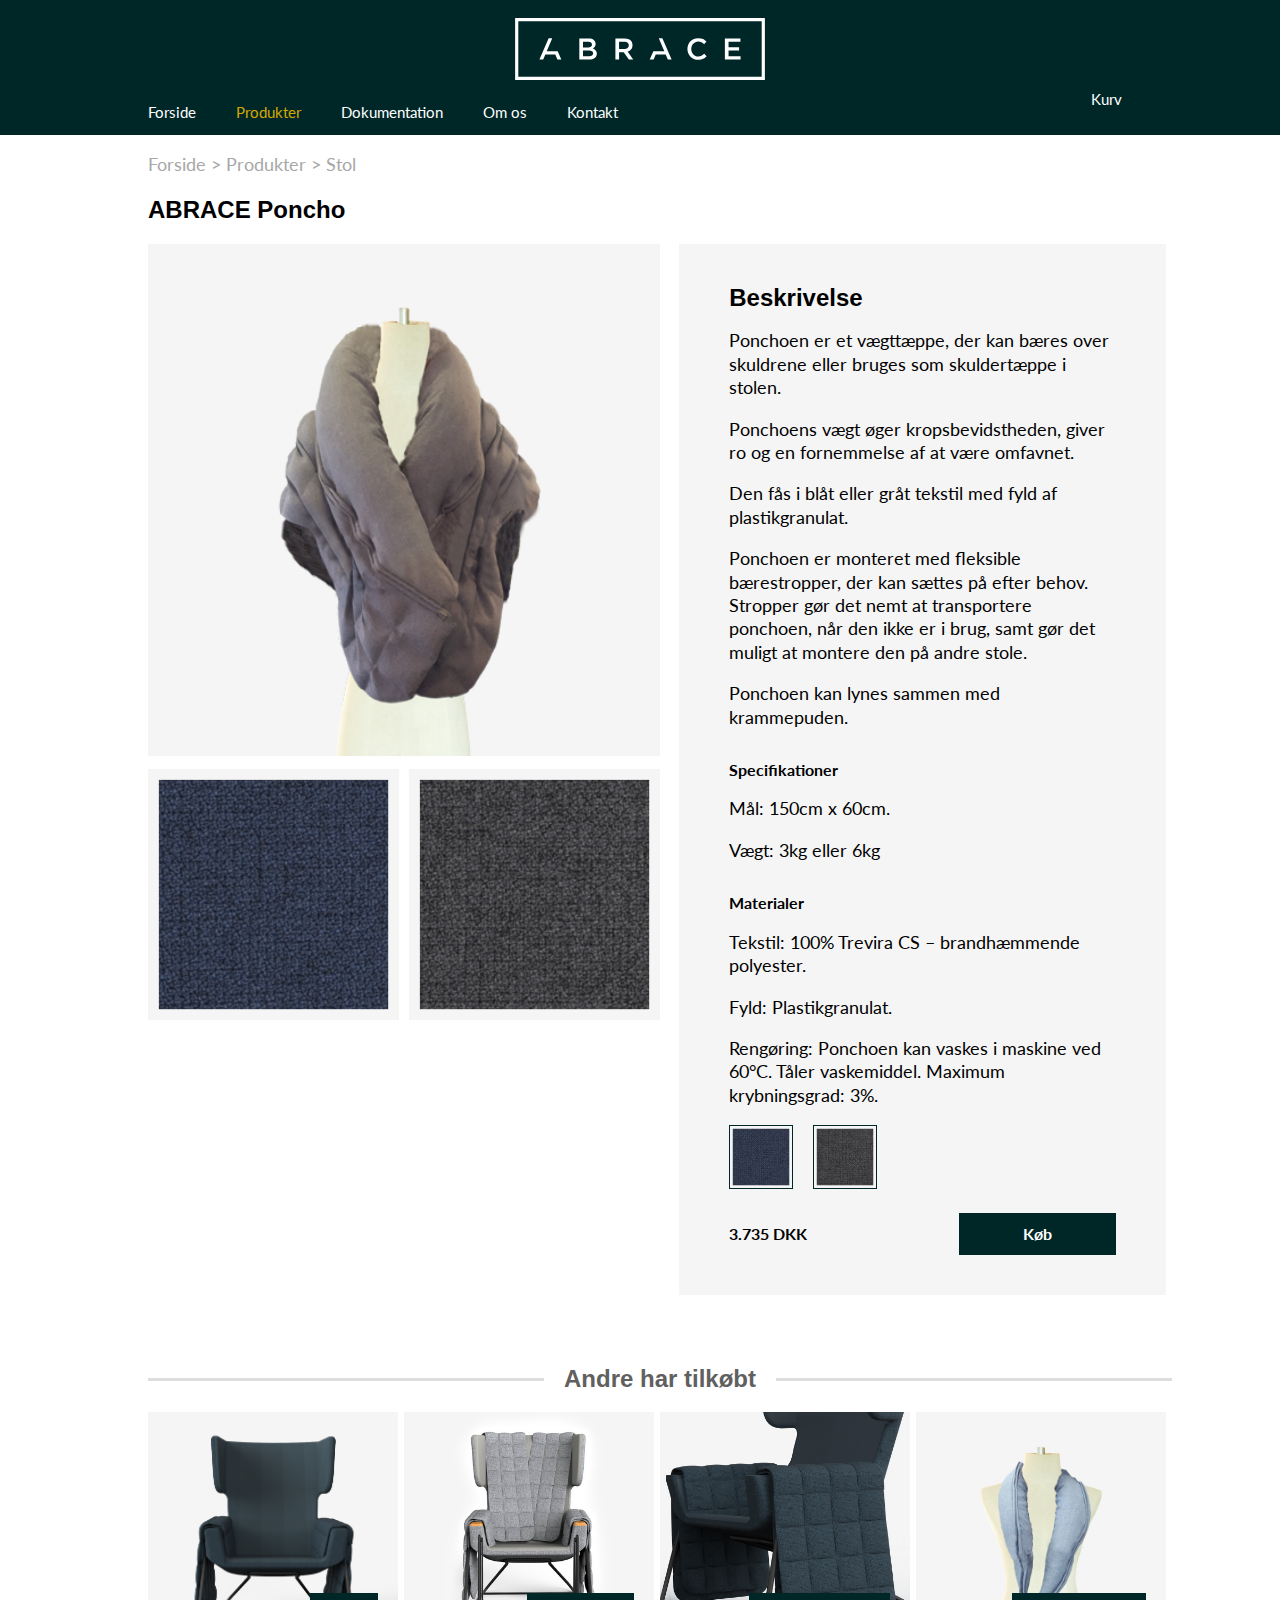
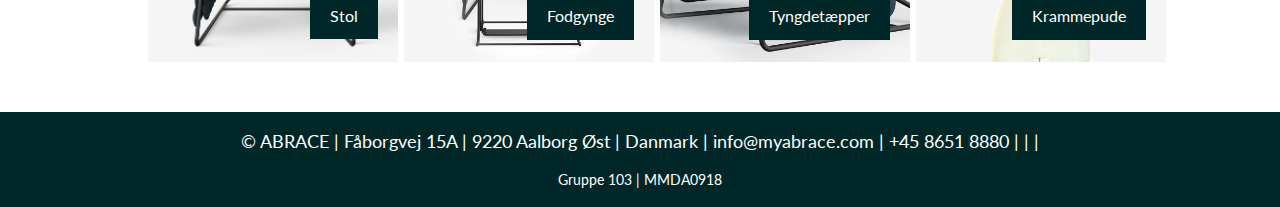
<file: poncho.html>
<!doctype html>
<html>
<head>
<meta charset="utf-8">
<meta name="viewport" content="width=device-width, initial-scale=1.0">
<title>ABRACE - Poncho</title>
<link href="styles.css" rel="stylesheet" type="text/css">
<script src="script.js"></script>
<link rel="stylesheet" href="https://use.fontawesome.com/releases/v5.5.0/css/all.css" integrity="sha384-B4dIYHKNBt8Bc12p+WXckhzcICo0wtJAoU8YZTY5qE0Id1GSseTk6S+L3BlXeVIU" crossorigin="anonymous">
<link href="https://fonts.googleapis.com/css?family=Lato" rel="stylesheet">
<link href="normalize.css" rel="stylesheet" type="text/css">
</head>

<body id="body-id">
	<header>
		<div class="mobile-bar">
			<div id="menu-button"><a href="#"><span><i class="fas fa-bars fa-2x menu-icon"></i></span></a></div>
			<div id="menu-cart"><a href="kurv.html"><span><i class="fas fa-shopping-cart fa-2x menu-icon"></i></span></a></div>
			<div class="logo">
				<img src="image/ABRACE logo.svg" alt="ABRACE logo">
			</div>

			<nav>
				<a href="#" id="menu-button-close"><span><i class="fas fa-times fa-2x"></i></span></a>
				<ul>
					<li><a href="index.html">Forside</a></li>
					<li class="dropdown">
						<a href="produkter.html" class="dropdown-button active">Produkter</a>
						<div class="dropdown-content">
							<a href="stol.html">Stol</a>
							<a href="fodgynge.html">Fodgynge</a>
							<a href="tyngdetaepper.html">Tyngdetæpper</a>
							<a href="poncho.html">Poncho</a>
							<a href="krammepude.html">Krammepude</a>
						</div>
					</li>
					<li><a href="dokumentation.html">Dokumentation</a></li>
					<li><a href="om-os.html">Om os</a></li>
					<li><a href="kontakt.html">Kontakt</a></li>
					<li class="cart"><a href="kurv.html"><i class="fas fa-shopping-cart"></i></a></li>
				</ul>
			</nav>
		</div>
	</header>
	
	<main>
		<div class="grid-container-stol">
			<div class="crumbs">
				<div class="breadcrumbs">
					<p><a href="index.html">Forside</a> &gt; <a href="#"> Produkter</a> &gt; <a href="stol.html">Stol</a></p>
				</div>
				<h2>ABRACE Poncho</h2>
			</div>
			<div class="main-image">
				<span onClick="this.parentElement.style.display='block'"></span>
				<img src="image/ABRACE_pictures/ponchoonmancloser.png" alt="stol front" id="showedImg">
				<div id="imgtext"></div>
			</div>
			<div class="gallery-images">
				<img src="image/ABRACE-stol5-blue.jpg" alt="stol front med tæpper" id="gallery1">
				<img src="image/ABRACE-stol5-gray.jpg" alt="stol fra siden" id="gallery2">
			</div>
			
			<div class="specifications">
				<h2>Beskrivelse</h2>
				<p>Ponchoen er et vægttæppe, der kan bæres over skuldrene eller bruges som skuldertæppe i stolen.</p>
				<p>Ponchoens vægt øger kropsbevidstheden, giver ro og en fornemmelse af at være omfavnet.</p>
				<p>Den fås i blåt eller gråt tekstil med fyld af plastikgranulat.</p>
				<p>Ponchoen er monteret med fleksible bærestropper, der kan sættes på efter behov. Stropper gør det nemt at transportere ponchoen, når den ikke er i brug, samt gør det muligt at montere den på andre stole.</p>
				<p>Ponchoen kan lynes sammen med krammepuden. </p>
				<h4>Specifikationer</h4>
				<p>Mål: 150cm x 60cm.</p>
				<p>Vægt: 3kg eller 6kg </p>
				<h4>Materialer</h4>
				<p>Tekstil: 100% Trevira CS – brandhæmmende polyester.</p>
				<p>Fyld: Plastikgranulat.</p>
				<p>Rengøring: Ponchoen kan vaskes i maskine ved 60&deg;C. Tåler vaskemiddel.  Maximum krybningsgrad: 3%. </p>
				
				
				<div class="color-choice">
					<img src="image/ABRACE-stol5-blue.jpg" alt="blå tekstil" id="blue">
					<img src="image/ABRACE-stol5-gray.jpg" alt="grå tekstil" id="gray">
				</div>
				
				<h4 id="price-text">3.735 DKK</h4>
				<div id="buy">
					<h4>Køb</h4>
				</div>
			</div>
			
			<div class="other-text">
				<h2><span>Andre har tilkøbt</span></h2>
			</div>
			<div class="other-items">
				<div class="other1">
					<a href="stol.html"><img src="image/ABRACE-stol1-blue.jpg" alt="stol"></a>
					<a href="stol.html">Stol</a>
				</div>
				
				<div class="other2">
					<a href="fodgynge.html"><img src="image/fodgynge1.jpg" alt="fodgynge"></a>
					<a href="fodgynge.html">Fodgynge</a>
				</div>
				
				<div class="other3">
					<a href="tyngdetaepper.html"><img src="image/tyngde3-blue.jpg" alt="tyngdetæpper"></a>
					<a href="tyngdetaepper.html">Tyngdetæpper</a>
				</div>
			
				<div class="other4">
					<a href="krammepude.html"><img src="image/ABRACE_pictures/pillowonman.png" alt="krammepude"></a>
					<a href="krammepude.html">Krammepude</a>
				</div>
			</div>
		</div>
	</main>
	
	<footer>
		<p>© ABRACE | Fåborgvej 15A | 9220 Aalborg Øst | Danmark | info@myabrace.com | +45 8651 8880 | <i class="fab fa-facebook"></i> | <i class="fab fa-instagram"></i> | <i class="fab fa-linkedin"></i></p>
		<p>Gruppe 103 | MMDA0918</p>
	</footer>
</body>
</html>
</file>
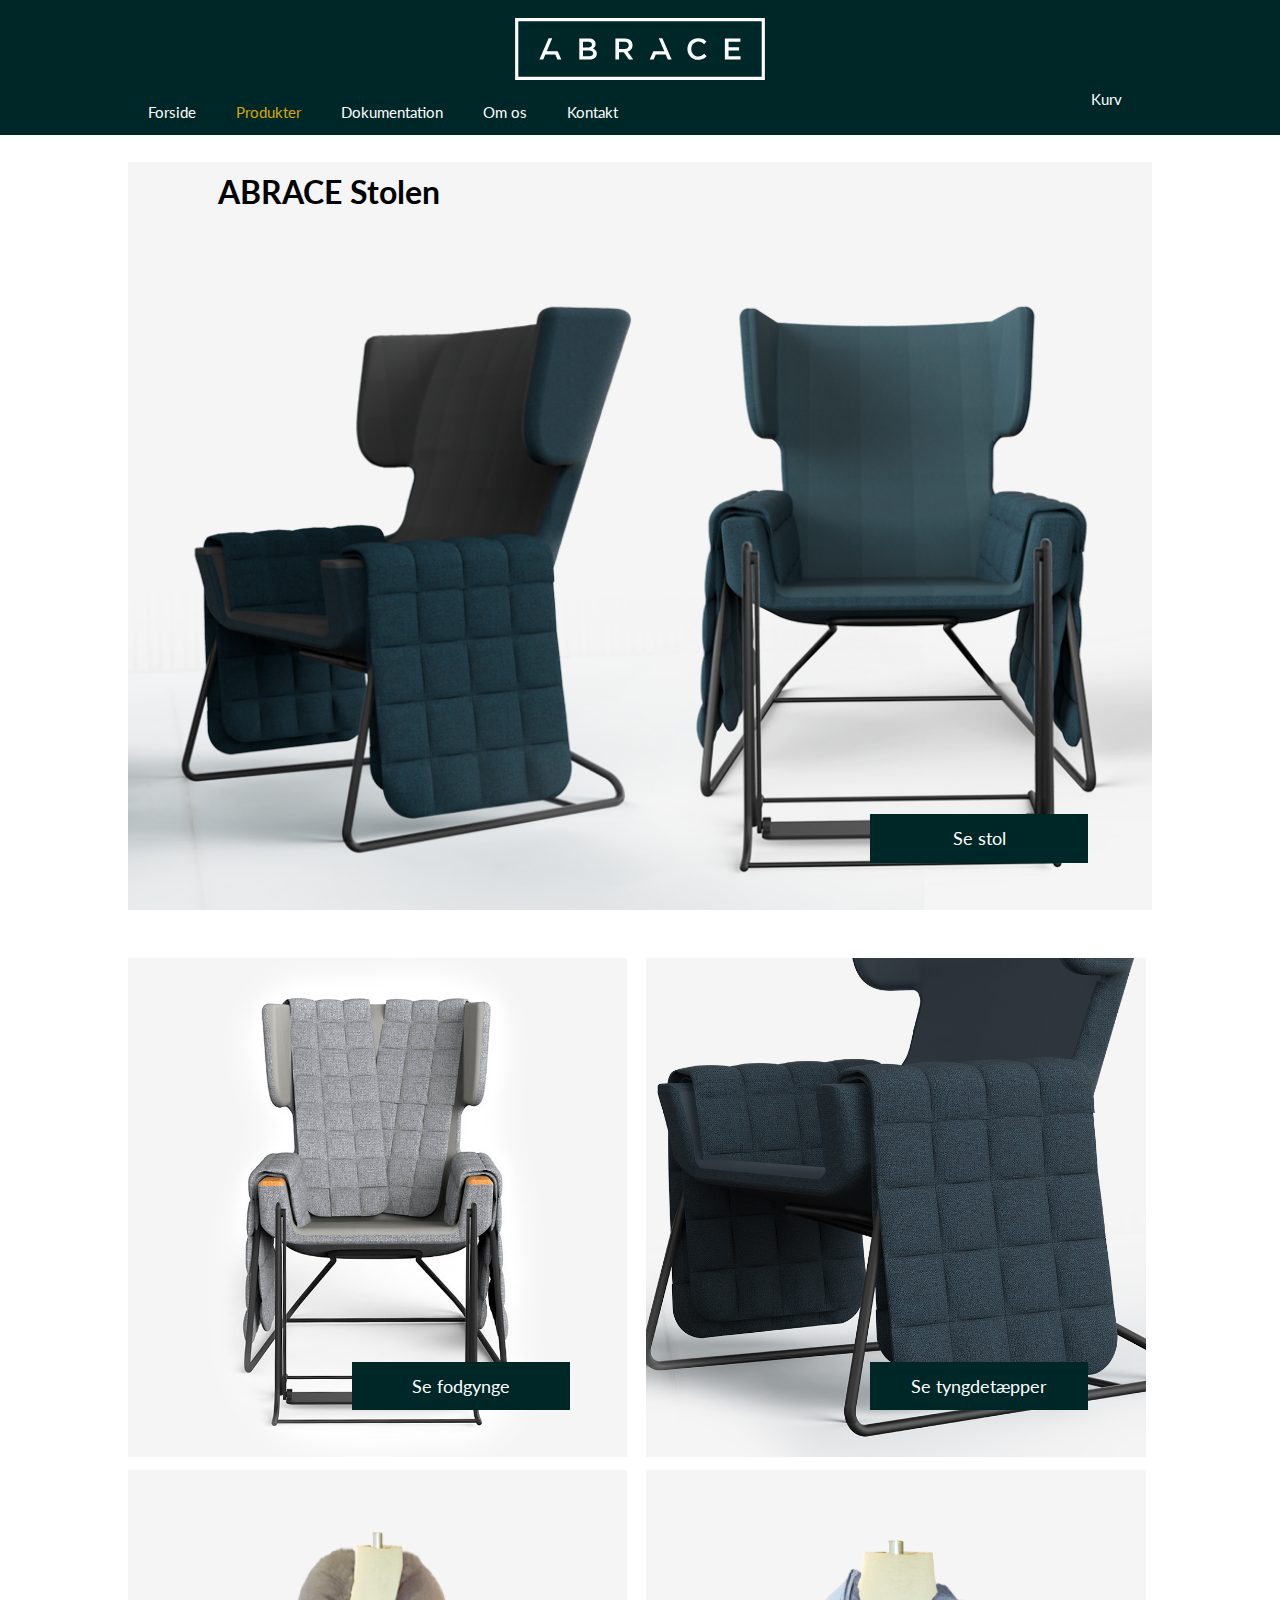
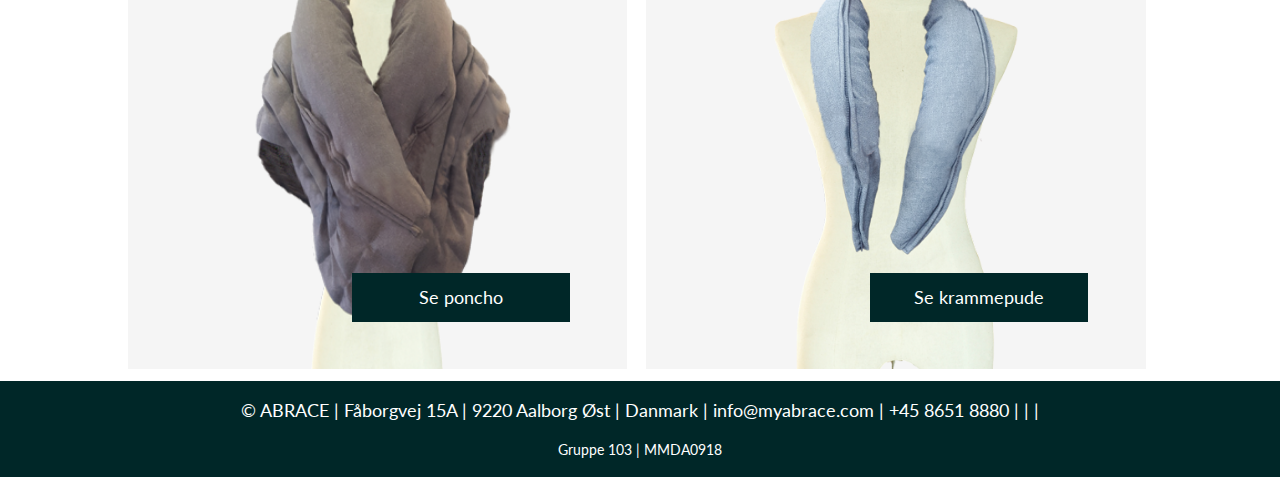
<file: produkter.html>
<!doctype html>
<html>
<head>
<meta charset="utf-8">
<meta name="viewport" content="width=device-width, initial-scale=1.0">
<title>ABRACE - Produkter</title>
<link href="styles.css" rel="stylesheet" type="text/css">
<script src="script.js"></script>
<link rel="stylesheet" href="https://use.fontawesome.com/releases/v5.5.0/css/all.css" integrity="sha384-B4dIYHKNBt8Bc12p+WXckhzcICo0wtJAoU8YZTY5qE0Id1GSseTk6S+L3BlXeVIU" crossorigin="anonymous">
<link href="https://fonts.googleapis.com/css?family=Lato" rel="stylesheet">
<link href="normalize.css" rel="stylesheet" type="text/css">
</head>

<body id="body-id">
	<header>
		<div class="mobile-bar">
			<div id="menu-button"><a href="#"><span><i class="fas fa-bars fa-2x menu-icon"></i></span></a></div>
			<div id="menu-cart"><a href="kurv.html"><span><i class="fas fa-shopping-cart fa-2x menu-icon"></i></span></a></div>
			<div class="logo">
				<img src="image/ABRACE logo.svg" alt="ABRACE logo">
			</div>

			<nav>
				<a href="#" id="menu-button-close"><span><i class="fas fa-times fa-2x"></i></span></a>
				<ul>
					<li><a href="index.html">Forside</a></li>
					<li class="dropdown">
						<a href="produkter.html" class="dropdown-button active">Produkter</a>
						<div class="dropdown-content">
							<a href="stol.html">Stol</a>
							<a href="fodgynge.html">Fodgynge</a>
							<a href="tyngdetaepper.html">Tyngdetæpper</a>
							<a href="poncho.html">Poncho</a>
							<a href="krammepude.html">Krammepude</a>
						</div>
					</li>
					<li><a href="dokumentation.html">Dokumentation</a></li>
					<li><a href="om-os.html">Om os</a></li>
					<li><a href="kontakt.html">Kontakt</a></li>
					<li class="cart"><a href="kurv.html"><i class="fas fa-shopping-cart"></i></a></li>
				</ul>
			</nav>
		</div>
	</header>
	
	<main>
		<div class="grid-container-produkter">
			<aside class="grid-item productchair">
				<a href="stol.html"><img class="chairpic" src="image/ABRACE_pictures/bluechair2.png" alt="a picture of the ABRACE chair"></a>
				<h1 class="productstitlechair">ABRACE Stolen</h1>
				<a href="stol.html" class="read-more-button" id="chairbutton">Se produkt</a>
				<a href="stol.html" class="produkt-knap left chair">Se stol</a>
			</aside>
			<aside class="grid-item productswing">
				<a href="fodgynge.html"><img class="productpic" src="image/fodgynge1.jpg" alt="a picture of the footswing for the ABRACE chair"></a>
				<p class="productstitles">Fodgynge</p>
				<a href="fodgynge.html" class="read-more-button">Se produkt</a>
				<a href="fodgynge.html" class="produkt-knap">Se fodgynge</a>
			</aside>
			<aside class="grid-item productblanket">
				<a href="tyngdetaepper.html"><img class="productpic" id="toright" src="image/tyngde3-blue.jpg" alt="a picture of the blankets for the ABRACE chair"></a>
				<p class="productstitles" id="torighttitle">Tyngdetæpper</p>
				<a href="tyngdetaepper.html" class="read-more-button">Se produkt</a>
				<a href="tyngdetaepper.html" class="produkt-knap left">Se tyngdetæpper</a>
			</aside>
			<aside class="grid-item productponcho">
				<a href="poncho.html"><img class="productpic" src="image/ABRACE_pictures/ponchoonmancloser.png" alt="a picture of the poncho by ABRACE"></a>
				<p class="productstitles">Poncho</p>	
				<a href="poncho.html" class="read-more-button">Se produkt</a>
				<a href="poncho.html" class="produkt-knap">Se poncho</a>
			</aside>
			<aside class="grid-item productspillow" id="products-pillow">
				<a href="krammepude.html"><img class="productpic" id="toright1" src="image/ABRACE_pictures/pillowonman.png" alt="a picture of the pillow by ABRACE"></a>
				<p class="productstitles" id="torighttitle1">Krammepude</p>
				<a href="krammepude.html" class="read-more-button">Se produkt</a>
				<a href="krammepude.html" class="produkt-knap left">Se krammepude</a>
			</aside>
		</div>	
	</main>
	
	<footer>
		<p>© ABRACE | Fåborgvej 15A | 9220 Aalborg Øst | Danmark | info@myabrace.com | +45 8651 8880 | <i class="fab fa-facebook"></i> | <i class="fab fa-instagram"></i> | <i class="fab fa-linkedin"></i></p>
		<p>Gruppe 103 | MMDA0918</p>
	</footer>
</body>
</html>
</file>
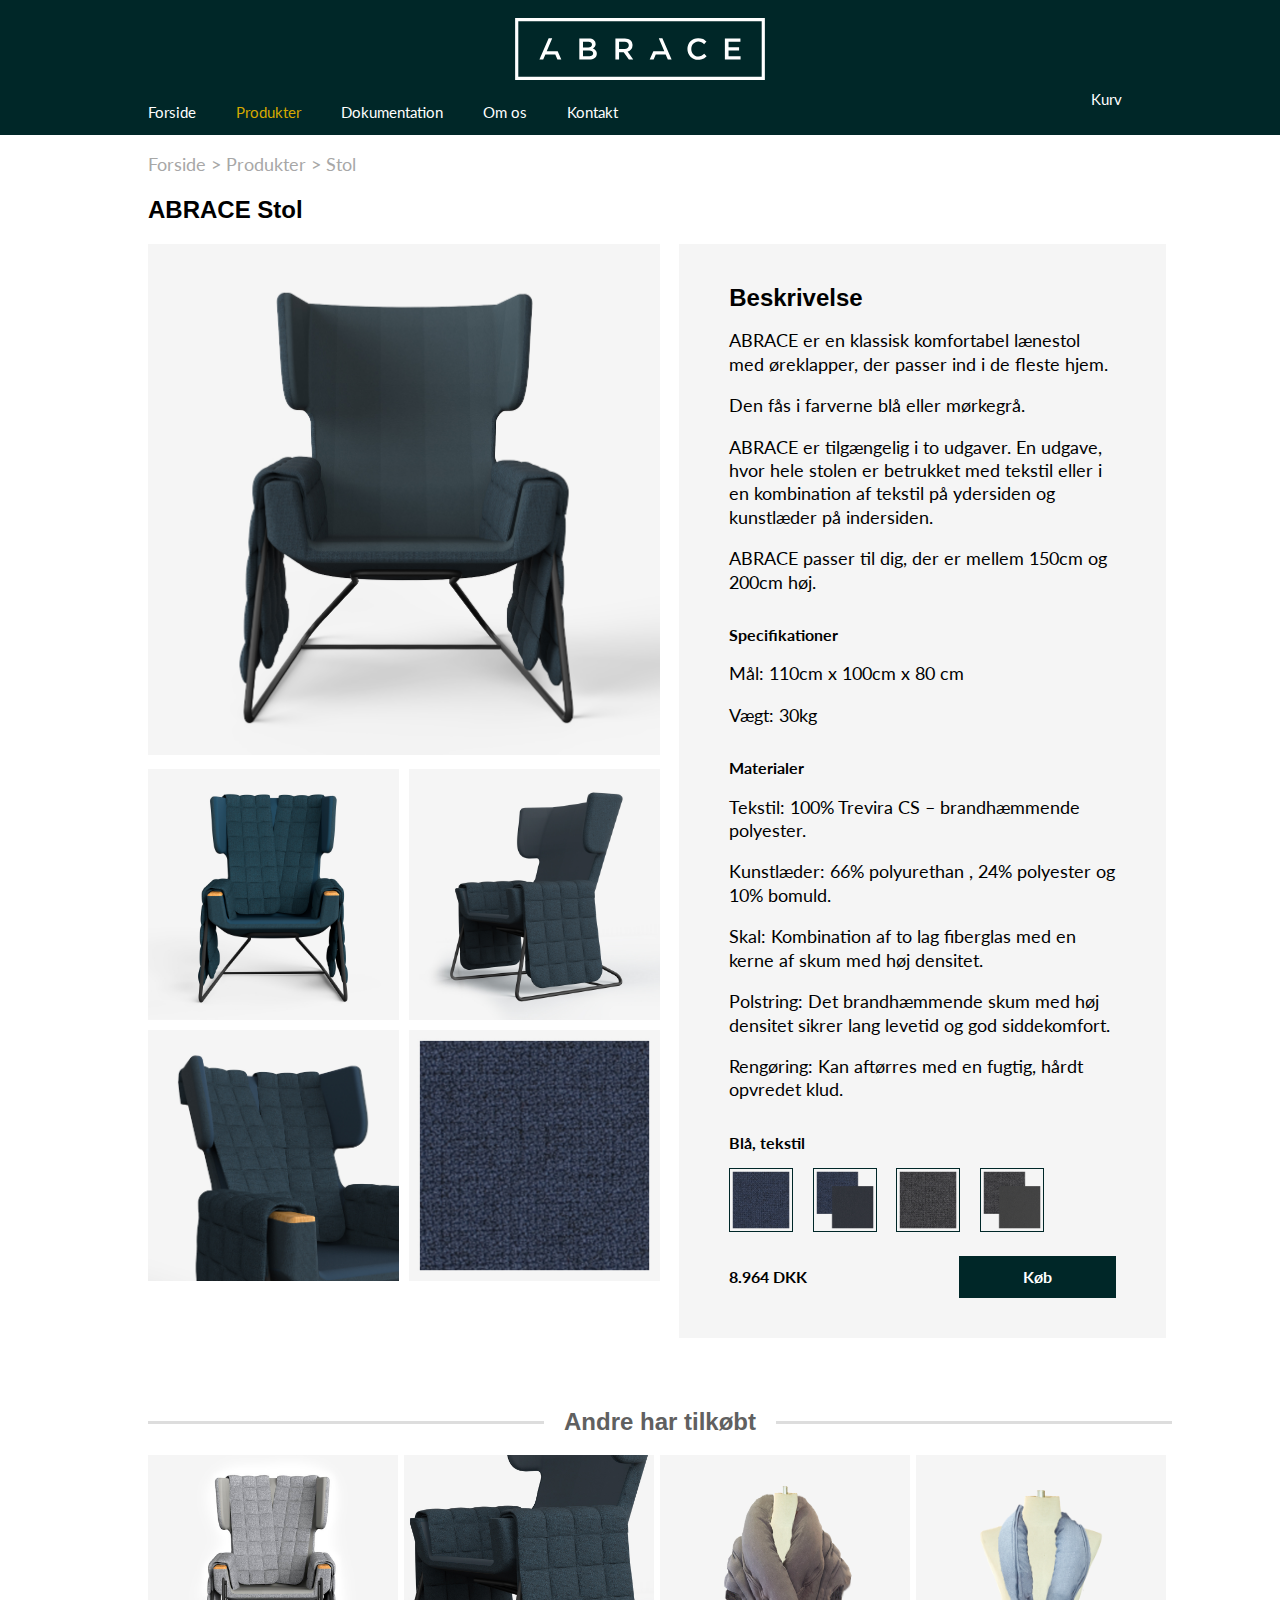
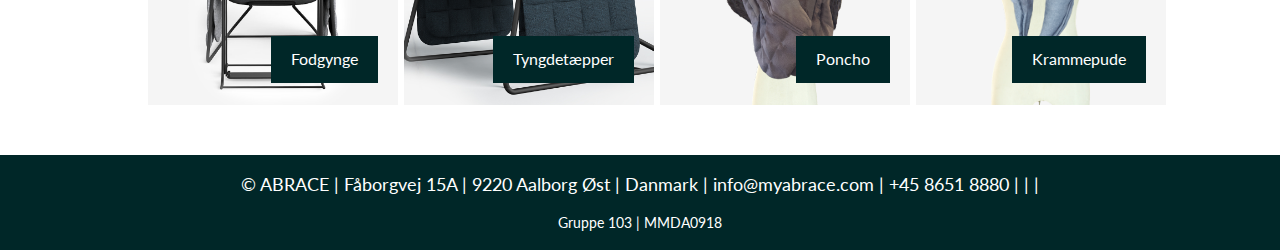
<file: stol.html>
<!doctype html>
<html>
<head>
<meta charset="utf-8">
<meta name="viewport" content="width=device-width, initial-scale=1.0">
<title>ABRACE - Stol</title>
<link href="styles.css" rel="stylesheet" type="text/css">
<script src="script.js"></script>
<link rel="stylesheet" href="https://use.fontawesome.com/releases/v5.5.0/css/all.css" integrity="sha384-B4dIYHKNBt8Bc12p+WXckhzcICo0wtJAoU8YZTY5qE0Id1GSseTk6S+L3BlXeVIU" crossorigin="anonymous">
<link href="https://fonts.googleapis.com/css?family=Lato" rel="stylesheet">
<link href="normalize.css" rel="stylesheet" type="text/css">
</head>

<body id="body-id">
	<header>
		<div class="mobile-bar">
			<div id="menu-button"><a href="#"><span><i class="fas fa-bars fa-2x menu-icon"></i></span></a></div>
			<div id="menu-cart"><a href="kurv.html"><span><i class="fas fa-shopping-cart fa-2x menu-icon"></i></span></a></div>
			<div class="logo">
				<img src="image/ABRACE logo.svg" alt="ABRACE logo">
			</div>

			<nav>
				<a href="#" id="menu-button-close"><span><i class="fas fa-times fa-2x"></i></span></a>
				<ul>
					<li><a href="index.html">Forside</a></li>
					<li class="dropdown">
						<a href="produkter.html" class="dropdown-button active">Produkter</a>
						<div class="dropdown-content">
							<a href="stol.html">Stol</a>
							<a href="fodgynge.html">Fodgynge</a>
							<a href="tyngdetaepper.html">Tyngdetæpper</a>
							<a href="poncho.html">Poncho</a>
							<a href="krammepude.html">Krammepude</a>
						</div>
					</li>
					<li><a href="dokumentation.html">Dokumentation</a></li>
					<li><a href="om-os.html">Om os</a></li>
					<li><a href="kontakt.html">Kontakt</a></li>
					<li class="cart"><a href="kurv.html"><i class="fas fa-shopping-cart"></i></a></li>
				</ul>
			</nav>
		</div>
	</header>
	
	<main>
		<div class="grid-container-stol">
			<div class="crumbs">
				<div class="breadcrumbs">
					<p><a href="index.html">Forside</a> &gt; <a href="#"> Produkter</a> &gt; <a href="stol.html">Stol</a></p>
				</div>
				<h2>ABRACE Stol</h2>
			</div>
			<div class="main-image">
				<span onClick="this.parentElement.style.display='block'"></span>
				<img src="image/ABRACE-stol1-blue.jpg" alt="stol front" id="showedImg">
				<div id="imgtext"></div>
			</div>
			<div class="gallery-images">
				<img src="image/ABRACE-stol2-blue.jpg" alt="stol front med tæpper" id="gallery1">
				<img src="image/ABRACE-stol3-blue.jpg" alt="stol fra siden" id="gallery2">
				<img src="image/ABRACE-stol4-blue.jpg" alt="stol close-up" id="gallery3">
				<img src="image/ABRACE-stol5-blue.jpg" alt="farvevalg" id="gallery4">
			</div>
			
			<div class="specifications">
				<h2>Beskrivelse</h2>
				<p>ABRACE er en klassisk komfortabel lænestol med øreklapper, der passer ind i de fleste hjem.</p>
				<p>Den fås i farverne blå eller mørkegrå.</p>
				<p>ABRACE er tilgængelig i to udgaver. En udgave, hvor hele stolen er betrukket med tekstil eller i en kombination af tekstil på ydersiden og kunstlæder på indersiden.</p>
				<p>ABRACE passer til dig, der er mellem 150cm og 200cm høj.</p>
				<h4>Specifikationer</h4>
				<p>Mål: 110cm x 100cm x 80 cm</p>
				<p>Vægt: 30kg</p>
				<h4>Materialer</h4>
				<p>Tekstil: 100% Trevira CS – brandhæmmende polyester.</p>
				<p>Kunstlæder: 66% polyurethan , 24% polyester og 10% bomuld.</p>
				<p>Skal: Kombination af to lag fiberglas med en kerne af skum med høj densitet.</p>
				<p>Polstring: Det brandhæmmende skum med høj densitet sikrer lang levetid og god siddekomfort.</p>
				<p>Rengøring: Kan aftørres med en fugtig, hårdt opvredet klud.</p>
				
				<h4 id="color-choice-text">Blå, tekstil</h4>
				<div class="color-choice">
					<img src="image/ABRACE-stol5-blue.jpg" alt="blå tekstil" id="blue" onClick="changeColor(this)">
					<img src="image/ABRACE-stol5-bluecombi.jpg" alt="blå kombi" id="bluecombi" onClick="changeColor(this)">
					<img src="image/ABRACE-stol5-gray.jpg" alt="grå tekstil" id="gray" onClick="changeColor(this)">
					<img src="image/ABRACE-stol5-graycombi.jpg" alt="grå kombi" id="graycombi" onClick="changeColor(this)">
				</div>
				
				<h4 id="price-text">8.964 DKK</h4>
				<div id="buy">
					<h4>Køb</h4>
				</div>
			</div>
			
			<div class="other-text">
				<h2><span>Andre har tilkøbt</span></h2>
			</div>
			<div class="other-items">
				<div class="other1">
					<a href="fodgynge.html"><img src="image/fodgynge1.jpg" alt="fodgynge"></a>
					<a href="fodgynge.html">Fodgynge</a>
				</div>
				
				<div class="other2">
					<a href="tyngdetaepper.html"><img src="image/tyngde3-blue.jpg" alt="tyngdetæpper"></a>
					<a href="tyngdetaepper.html">Tyngdetæpper</a>
				</div>
				
				<div class="other3">
					<a href="poncho.html"><img src="image/ABRACE_pictures/ponchoonmancloser.png" alt="poncho"></a>
					<a href="poncho.html">Poncho</a>
				</div>
			
				<div class="other4">
					<a href="krammepude.html"><img src="image/ABRACE_pictures/pillowonman.png" alt="krammepude"></a>
					<a href="krammepude.html">Krammepude</a>
				</div>
			</div>
		</div>
	</main>
	
	<footer>
		<p>© ABRACE | Fåborgvej 15A | 9220 Aalborg Øst | Danmark | info@myabrace.com | +45 8651 8880 | <i class="fab fa-facebook"></i> | <i class="fab fa-instagram"></i> | <i class="fab fa-linkedin"></i></p>
		<p>Gruppe 103 | MMDA0918</p>
	</footer>
</body>
</html>
</file>
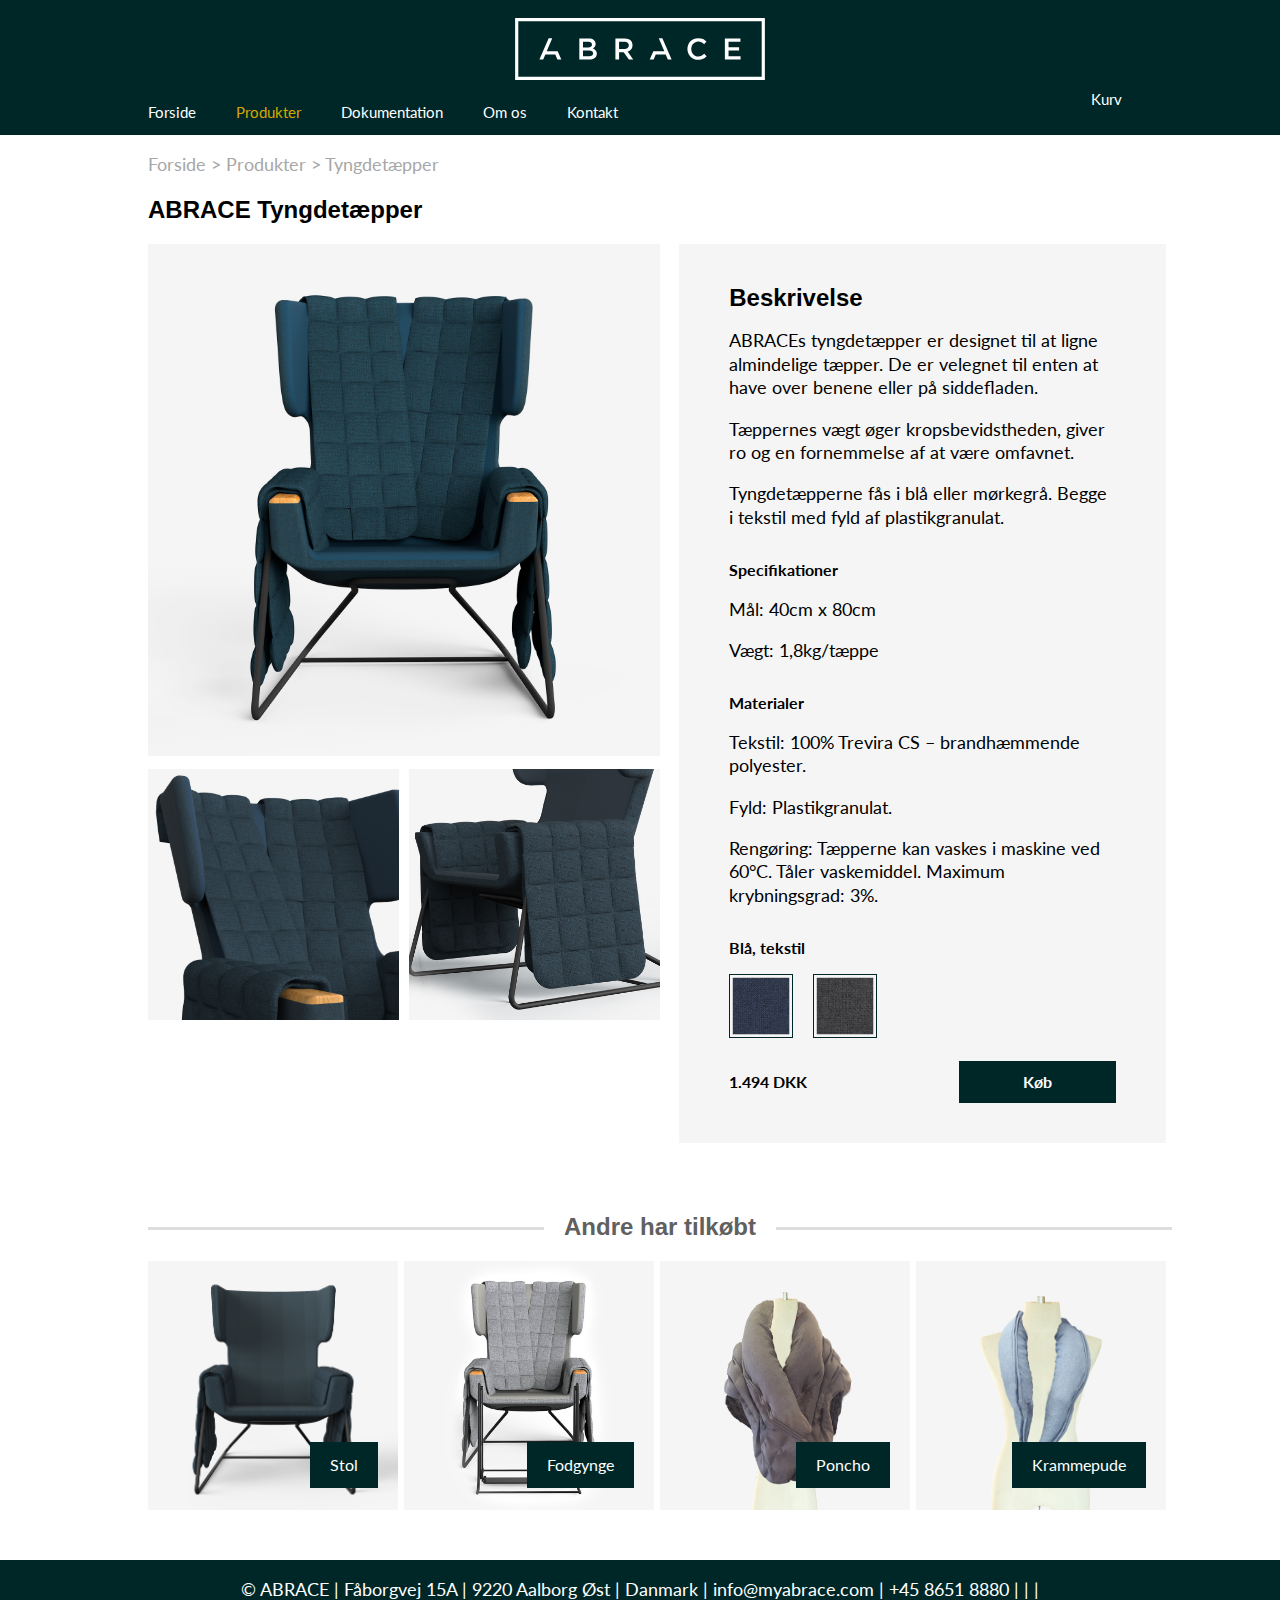
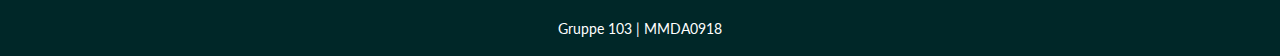
<file: tyngdetaepper.html>
<!doctype html>
<html>
<head>
<meta charset="utf-8">
<meta name="viewport" content="width=device-width, initial-scale=1.0">
<title>ABRACE - Tyngdetæpper</title>
<link href="styles.css" rel="stylesheet" type="text/css">
<script src="script.js"></script>
<link rel="stylesheet" href="https://use.fontawesome.com/releases/v5.5.0/css/all.css" integrity="sha384-B4dIYHKNBt8Bc12p+WXckhzcICo0wtJAoU8YZTY5qE0Id1GSseTk6S+L3BlXeVIU" crossorigin="anonymous">
<link href="https://fonts.googleapis.com/css?family=Lato" rel="stylesheet">
<link href="normalize.css" rel="stylesheet" type="text/css">
</head>

<body id="body-id">
	<header>
		<div class="mobile-bar">
			<div id="menu-button"><a href="#"><span><i class="fas fa-bars fa-2x menu-icon"></i></span></a></div>
			<div id="menu-cart"><a href="kurv.html"><span><i class="fas fa-shopping-cart fa-2x menu-icon"></i></span></a></div>
			<div class="logo">
				<img src="image/ABRACE logo.svg" alt="ABRACE logo">
			</div>

			<nav>
				<a href="#" id="menu-button-close"><span><i class="fas fa-times fa-2x"></i></span></a>
				<ul>
					<li><a href="index.html">Forside</a></li>
					<li class="dropdown">
						<a href="produkter.html" class="dropdown-button active">Produkter</a>
						<div class="dropdown-content">
							<a href="stol.html">Stol</a>
							<a href="fodgynge.html">Fodgynge</a>
							<a href="tyngdetaepper.html">Tyngdetæpper</a>
							<a href="poncho.html">Poncho</a>
							<a href="krammepude.html">Krammepude</a>
						</div>
					</li>
					<li><a href="dokumentation.html">Dokumentation</a></li>
					<li><a href="om-os.html">Om os</a></li>
					<li><a href="kontakt.html">Kontakt</a></li>
					<li class="cart"><a href="kurv.html"><i class="fas fa-shopping-cart"></i></a></li>
				</ul>
			</nav>
		</div>
	</header>
	
	<main>
		<div class="grid-container-stol">
			<div class="crumbs">
				<div class="breadcrumbs">
					<p><a href="index.html">Forside</a> &gt; <a href="#"> Produkter</a> &gt; <a href="tyngdetaepper.html">Tyngdetæpper</a></p>
				</div>
				<h2>ABRACE Tyngdetæpper</h2>
			</div>
			<div class="main-image">
				<span onClick="this.parentElement.style.display='block'"></span>
				<img src="image/ABRACE-stol2-blue.jpg" alt="stol front" id="showedImg">
				<div id="imgtext"></div>
			</div>
			<div class="gallery-images">
				<img src="image/tyngde2-blue.jpg" alt="stol front med tæpper" id="gallery1">
				<img src="image/tyngde3-blue.jpg" alt="stol fra siden" id="gallery2">
			</div>
			
			<div class="specifications">
				<h2>Beskrivelse</h2>
				<p>ABRACEs tyngdetæpper er designet til at ligne almindelige tæpper. De er velegnet til enten at have over benene eller på siddefladen.</p>
				<p>Tæppernes vægt øger kropsbevidstheden, giver ro og en fornemmelse af at være omfavnet.</p>
				<p>Tyngdetæpperne fås i blå eller mørkegrå. Begge i tekstil med fyld af plastikgranulat.</p>
				<h4>Specifikationer</h4>
				<p>Mål: 40cm x 80cm</p>
				<p>Vægt: 1,8kg/tæppe</p>
				<h4>Materialer</h4>
				<p>Tekstil: 100% Trevira CS – brandhæmmende polyester.</p>
				<p>Fyld: Plastikgranulat.</p>
				<p>Rengøring: Tæpperne kan vaskes i maskine ved 60&deg;C. Tåler vaskemiddel.  Maximum krybningsgrad: 3%. </p>
				
				<h4 id="color-choice-text">Blå, tekstil</h4>
				<div class="color-choice">
					<img src="image/ABRACE-stol5-blue.jpg" alt="blå tekstil" id="blue-blanket" onClick="changeColor(this)">
					<img src="image/ABRACE-stol5-gray.jpg" alt="grå tekstil" id="gray-blanket" onClick="changeColor(this)">
				</div>
				
				<h4 id="price-text">1.494 DKK</h4>
				<div id="buy">
					<h4>Køb</h4>
				</div>
			</div>
			
			<div class="other-text">
				<h2><span>Andre har tilkøbt</span></h2>
			</div>
			<div class="other-items">
				<div class="other1">
					<a href="stol.html"><img src="image/ABRACE-stol1-blue.jpg" alt="stol"></a>
					<a href="stol.html">Stol</a>
				</div>
				
				<div class="other2">
					<a href="fodgynge.html"><img src="image/fodgynge1.jpg" alt="fodgynge"></a>
					<a href="fodgynge.html">Fodgynge</a>
				</div>
				
				<div class="other3">
					<a href="poncho.html"><img src="image/ABRACE_pictures/ponchoonmancloser.png" alt="poncho"></a>
					<a href="poncho.html">Poncho</a>
				</div>
			
				<div class="other4">
					<a href="krammepude.html"><img src="image/ABRACE_pictures/pillowonman.png" alt="krammepude"></a>
					<a href="krammepude.html">Krammepude</a>
				</div>
			</div>
		</div>
	</main>
	
	<footer>
		<p>© ABRACE | Fåborgvej 15A | 9220 Aalborg Øst | Danmark | info@myabrace.com | +45 8651 8880 | <i class="fab fa-facebook"></i> | <i class="fab fa-instagram"></i> | <i class="fab fa-linkedin"></i></p>
		<p>Gruppe 103 | MMDA0918</p>
	</footer>
</body>
</html>
</file>
<file: styles.css>
@charset "utf-8";
/* CSS Document */

* {
	box-sizing: border-box;
}

html, body {
	margin: 0;
	overflow-x: hidden;
	font-family: 'Lato', sans-serif;
}

h1, h2, h3 {
	font-family: 'Kozuka Gothic PR6N', sans-serif;
}

.grid-container {
	display: grid;
	grid-template-areas: 
		'banner banner banner banner'
		'citat citat citat citat'
		'titel-firma titel-firma titel-firma titel-firma'
		'tekst-om-firma tekst-om-firma tekst-om-firma tekst-om-firma';
}

.mobile-bar {
	width: 100vw;
	min-width: 100vw;
	position: fixed;
	top: 0;
	left: 0;
	background-color: #002728;
	z-index: 10;
}

.menu-icon {
	color: white;
	margin: 4vw;
}

#menu-button, #menu-button-close {
	float: left;
	position: relative;
	top: 0;
	left: 0;
	color: white;
}

#menu-button-close {
	margin: 4vw ;
}

#menu-cart {
	float: right;
}

.logo {
	grid-area: logo;
	background-color: #002728;
	width: 100vw;
	margin: 0 auto;
}
 
.logo img {
	width: 50vw;
	height: 12vh;
	padding: 10px 0;
	display: block;
    margin: 0 auto;
}

nav {
	background-color: #002728;
	position: fixed;
    top: 0;
    left: 0;
    width: 100vw;
    height: 100vh;
	transform: translateX(-100%);
    transition: all .3s ease-out;
    opacity: .7;
 	z-index: 10;
	grid-area: nav;
}

.navigation-active nav {
    transform: translateX(0);
    opacity: 1;
	z-index: 100;
}

.navigation-active #menu-button {
    opacity: 0;
}

nav ul {
	list-style-type: none;
	padding: 10vh 0 0;
	
}

nav ul li {
	margin: 40px 20px;
}

nav ul li a {
	text-decoration: none;
	font-size: 20px;
	color: white;
	margin: 20px;
	
}

.cart {
	font-size: 2em;
	color: white;
	margin: 0 40px;
	padding: 0;
}

.cart a {
	padding: 0;
	margin: 0;
}

.cart a::after {
	content: "Kurv";
	padding: 0 10px;
	margin: 0;
}

.dropdown-content a {
	display: block;
	margin: 20px 0 20px 100px;
}

/*---- FORSIDE -----------------------------*/

.citat {
	grid-area: citat;
	width: 90vw;
	height: 25vh;
	margin-top: 5vh;
	margin-left: 5vw;
}

.citat p {
	color: #606060;
	font-size: 1.2em;
	font-family: 'Lato', sans-serif;
	font-style: italic;
	line-height: 1.5em;
}

.citationstegn {
	color: #D6A900;
	font-size: 1.5em;
}

p.tagline {
	font-style: normal;
}

.banner {
	grid-area: banner; 
}

.banner img { 
	width: 100vw;
	padding-top: 10vh;
} 

.titel-firma {
	grid-area: titel-firma;
	margin-top: 5vh;
}

.titel-firma h2 {
	color: #606060;
	text-align: center; 
	position: relative;
	z-index: -1;
}

.titel-firma h2 span {
	background: #fff;
	padding: 0px 20px;
	position: relative;
	z-index: -1;
}

.titel-firma h2:before {
	background: #ddd;
	content: "";
	display: block;
	height: 0.3vh;
	position: absolute;
	top: 2.5vh;
	width: 90vw;
	left: 18px;
	z-index: -1;
}

.tekst-om-firma {
	grid-area: tekst-om-firma;
	width: 90vw;
	margin: 0 auto;
}


/* --- PRODUKTER ------------------------------------------ */
.productchair{
	grid-area: chair;
	width: 100vw;
	margin-bottom: 5vh;
}

.chairpic{
	margin-bottom: 0;
	width: 100vw;
	margin-top: 7vh;
	padding: 4vh 0vw 0vh 0;
	background-color: #f5f5f5;
}

.productswing{
	grid-area: swing;
	margin-bottom: 5vh;
}

.productblanket{
	grid-area: blanket;
	margin-bottom: 5vh;
}

.productponcho{
	grid-area: poncho;
	margin-bottom: 5vh;
}

.productspillow{
	grid-area: pillow;
	margin-bottom: 5vh;
}

.productstitles, .productstitlechair{
	font-family: 'Lato', sans-serif;
	font-size: 2.5vh;
	margin-left: 7vw;
	color: #000;
	display: inline-block;
}

.read-more-button{
	font-family: 'Lato', sans-serif;
	font-size: 16px;
	width: 25vw;
	display: inline-block;
	float: right;
	margin-right: 10vw;
	margin-top: 2vh;
	padding: 1.5vh;
	color: #FFF;
	background-color: #002728;
	text-align: center;
}

a.read-more-button {
	text-decoration: none;
}

.productpic{
	width: 100vw;
	background-color: #f5f5f5;
}

.produkt-knap {
	display: none;
}

#torighttitle, #torighttitle1{
		margin-bottom: -0.7vh;
	}


.grid-container-produkter{
	display: grid;
	grid-template-areas: 
		'chair chair'
		'swing swing'
		'blanket blanket'
		'poncho poncho'
		'pillow pillow';
}


#toright,#toright1{
		top: 0vh;
	}

/* --- STOL ------------------------------------------------------------- */
.grid-container-stol {
	display: grid;
	grid-template-areas: 
		'crumbs crumbs crumbs crumbs'
		'main-image main-image main-image main-image'
		'g1 g1 g2 g2'
		'g3 g3 g4 g4'
		'speci speci speci speci'
		'other other other other'
		'other-items other-items other-items other-items';
}

.breadcrumbs {
	display: none;
	
}

.crumbs {
	grid-area: crumbs;
	margin: 15vh 4vw 0;
}

.main-image {
	grid-area: main-image;
}

.main-image img {
	width: 100vw;
	margin-bottom: 10px;
	background-color: #f5f5f5;
}

#gallery1{grid-area: g1;}
#gallery2{grid-area: g2;}
#gallery3{grid-area: g3;}
#gallery4{grid-area: g4;}

.gallery-images {
	width: 100vw;
	margin: 0 auto;
	text-align: center;
	
}

.gallery-images img {
	width: 45vw;
	margin: 1vw;
}

.specifications {
	grid-area: speci;
	width: 100vw;
	background-color: #F5F5F5;
	padding: 6vw;
	margin-bottom: 10px;
}

.specifications h2 {
	margin: 0;
}

.specifications h4 {
	margin-top: 2em;
	margin-bottom: .5em;
}

#color-choice-text {
	margin-bottom: 1em;
}

.color-choice {
	width: 100%;
}

.color-choice img {
	width: 19vw;
	margin: 0 2vw 0 0;
	border: 1px solid #002728;
	
}

#price-text {
	display: inline-block;
	float: left;
}

#buy {
	display: inline-block;
	float: right;
	background-color: #002728;
	color: white;
	padding: 12px 5vw;
	margin-top: 20px;
}

#buy h4 {
	margin: 0;
}

.other-text {
	grid-area: other;
	margin-top: 40px;
}

.other-text h2 {
	color: #606060;
	text-align: center; 
	position: relative;
	z-index: -1;
}

.other-text h2 span {
	background: #fff;
	padding: 0px 20px;
	position: relative;
	z-index: 1;
}

.other-text h2:before {
	background: #ddd;
	content: "";
	display: block;
	height: 0.3vh;
	position: absolute;
	top: 2.5vh;
	width: 90vw;
	left: 5vw;
}


.other-items {
	grid-area: other-items;
	display: grid;
	grid-template-areas: 
		'other1 other2'
		'other3 other4';
	width: 100vw;
}

.other-items img {
	display: inline-block;
	width: 45vw;
	margin: 1vw;
	background-color: #f5f5f5;
	position: relative;
}

.other-items a:nth-child(1) {
	height: 45vw;
}

.other-items a:nth-child(2) {
	text-decoration: none;
	background-color: #002728;
	color: white;
	padding: 14px 20px;
	position: relative;
	top: -10vh;
	right: 6vw;
	float: right;
}

.other1 {
	grid-area: other1;
	margin: 0 0 0 auto;
}

.other2 {
	grid-area: other2;
	margin: 0 auto 0 0;
}

.other3 {
	grid-area: other3;
	margin: 0 0 0 auto;
}

.other4 {
	grid-area: other4;
	margin: 0 auto 0 0;
}


/* --- DOKUMENTATION ------------------------------------------------------- */
.grid-container-dokumentation {
	display: grid;
	grid-template-areas:
		'banner banner banner'
		'cc cc cc'
		'titel-dokumentation titel-dokumentation titel-dokumentation'
		'tekst-til-dokumentation tekst-til-dokumentation tekst-til-dokumentation'
		'titel-samarbejdspartnere titel-samarbejdspartnere titel-samarbejdspartnere'
		'samarbejdsparnere  samarbejdsparnere  samarbejdsparnere'; 
}


.banner-dokumentation {
	grid-area: banner;
}

.banner-dokumentation img {
	width: 100vw;
	height: auto;
	padding-top: 10vh;
}

.citat-container {
	grid-area: cc;
	display: grid;
	grid-template-areas: 
		'citat1'
		'bruger1'
		'citat2'
		'bruger2'
		'citat3'
		'bruger3';
}

.citat1 {
	grid-area: citat1;
	width: 90vw;
	height: auto;
	margin-top: 4vh;
	margin-left: 6vw;
	font-size: 17px;
	font-style: italic;
	line-height: 1.5em;
}

.bruger1 {
	grid-area: bruger1;
	font-size: 14px;
	margin: 2vh 6vw 0 0;
	text-align: right;
}

.citat2 {
	grid-area: citat2;
	width: 90vw;
	height: auto;
	margin-top: 4vh;
	margin-left: 5vw;
	font-size: 17px;
	font-style: italic;
	line-height: 1.5em;
}

.bruger2 {
	grid-area: bruger2;
	font-size: 14px;
	margin: 3vh 5vw 0 0;
	text-align: right;
}

.citat3 {
	grid-area: citat3;
	width: 90vw;
	height: auto;
	margin-top: 4vh;
	margin-left: 5vw;
	font-size: 16px;
	font-style: italic;
	line-height: 1.5em;
}

.bruger3 {
	grid-area: bruger3;
	font-size: 14px;
	margin: 3vh 5vw 0 0;
	text-align: right;
}

.titel-dokumentaion {
	grid-area: titel-dokumentation;
}

.titel-dokumentaion h2 {
	color: #606060;
	text-align: center; 
	position: relative;
	z-index: -1;
}

.titel-dokumentaion h2 span {
	background: #fff;
	padding: 0px 20px;
	position: relative;
	z-index: 1;
}

.titel-dokumentaion h2:before {
	background: #ddd;
	content: "";
	display: block;
	height: 0.3vh;
	position: absolute;
	top: 2.5vh;
	width: 90vw;
	left: 5vw;
}
	

.tekst-til-dokumentation {
	grid-area: tekst-til-dokumentation;
	display: grid;
	width: 100vw;
	height: auto;
	grid-template-areas: 
		'spalte1 spalte1 spalte1 spalte1'
		'spalte2 spalte2 spalte2 spalte2'
		'spalte3 spalte3 spalte3 spalte3';
}

.spalte1 {
	grid-area: spalte1;
	width: 90vw;
	height: auto;
}

.spalte1 h3 {
	margin-left: 5vw;
}

.spalte1 p {
	margin-left: 5vw;
}

.spalte2 {
	grid-area: spalte2;
	width: 90vw;
	height: auto;
}

.spalte2 a {
	color: #D6A900;
}

.spalte2 h3 {
	margin-left: 5vw;
}

.spalte2 p {
	margin-left: 5vw;
}

.spalte3 {
	grid-area: spalte3;
	width: 90vw;
	height: auto;
}

.spalte3 h3 {
	margin-left: 5vw;
}

.spalte3 p {
	margin-left: 5vw;
}

.spalte3 img {
	width: 100vw;
	height: auto;
	margin-top: 5vh;
}


.titel-samarbejdspartnere {
	 grid-area: titel-samarbejdspartnere;
}

.titel-samarbejdspartnere h2 {
	color: #606060;
	text-align: center; 
	position: relative;
	z-index: -1;
}

.titel-samarbejdspartnere h2 span {
	background: #fff;
	padding: 0px 20px;
	position: relative;
	z-index: 1;
}

.titel-samarbejdspartnere h2:before {
	background: #ddd;
	content: "";
	display: block;
	height: 0.3vh;
	position: absolute;
	top: 2.5vh;
	width: 90vw;
	left: 5vw;
}

.titel-samarbejdspartnere p {
	width: 90vw;
	margin-left: 5vw;
}

.samarbejdspartnere {
	grid-area: samarbejdsparnere;
	font-size: 14px;
	font-family: 'Lato', sans-serif;
	width: 100vw;
	height: auto;
	display: grid;
	grid-template-areas: 
		'herning-psykiatri randers-psykiatri' 
		'horsens-psykiatri lejbjergcentret' 
		'marco-polo gug-geronto'
		'attruphøj taleinstitut' 
		'odense-psykiatri plejecenter'
		'hjallerup-skole solkrogen' 'ringstedshave headspace'
		'dronnig-ingrid-hospital seminarieskolen' 
		'skovsgård-tranum-skole vester-mariensdal-skole';
}

.herning-psykiatri {
	grid-area: herning-psykiatri;
	width: 15vw;
	height: auto;
	margin-top: 2vh;
	margin-left: 20vw;
}

.randers-psykiatri {
	grid-area: randers-psykiatri;
	width: 15vw;
	height: auto;
	margin-top: 2vh;
	margin-left: 5vw;

}

.horsens-psykiatri {
	grid-area: horsens-psykiatri;
	width: 15vw;
	height: auto;
	margin-top: 5vh;
	margin-left: 20vw;
}

.lejbjergcentret {
	grid-area: lejbjergcentret;
	width: 15vw;
	height: auto;
	margin-top: 8vh;
	margin-left: 5vw;
}

.marco-polo {
	grid-area: marco-polo;
	width: 15vw;
	height: auto;
	margin-top: 2vh;
	margin-left: 20vw;
}

.gug-geronto {
	grid: gug-geronto;
	width: 15vw;
	height: auto;
	margin-top: 2vh;
	margin-left: 5vw;
}

.attruphoj {
	grid-area: attruphøj;
	width: 15vw;
	height: auto;
	margin-top: 2vh;
	margin-left: 20vw;
}

.taleinstituttet {
	grid-area: taleinstitut;
	width: 15vw;
	height: auto;
	margin-top: 2vh;
	margin-left: 5vw;
}

.odense-psykiatri {
	grid-area: odense-psykiatri;
	width: 15vw;
	height: auto;
	margin-top: 2vh;
	margin-left: 20vw;
}

.plejecenter-stoberiet {
	grid-area: plejecenter;
	width: 15vw;
	height: auto;
	margin-top: 4vh;
	margin-left: 5vw;
}

.hjallerup-skole {
	grid-area: hjallerup-skole;
	width: 15vw;
	height: auto;
	margin-top: 2vh;
	margin-left: 20vw;
}


.solkrogen {
	grid-area: solkrogen;
	width: 15vw;
	height: auto;
	margin-top: 2vh;
	margin-left: 5vw;
}

.ringstedshave {
	grid-area: ringstedshave;
	width: 15vw;
	height: auto;
	margin-top: 2vh;
	margin-left: 20vw;
}


.headspace {
	grid-area: headspace;
	width: 15vw;
	height: auto;
	margin-top: 2vh;
	margin-left: 5vw;
}

.dronning-ingrid-hospital {
	grid-area: dronnig-ingrid-hospital;
	width: 15vw;
	height: auto;
	margin-top: 2vh;
	margin-left: 20vw;
}

.seminarieskolen {
	grid-area: seminarieskolen;
	width: 15vw;
	height: auto;
	margin-top: 2vh;
	margin-left: 5vw;
}

.skovsgard-tranum-skole {
	grid-area: skovsgård-tranum-skole;
	width: 15vw;
	height: auto;
	margin-top: 2vh;
	margin-left: 20vw;
}

.vester-mariendal-skole {
	grid-area: vester-mariensdal-skole;
	width: 15vw;
	height: auto;
	margin-top: 9vh;
	margin-left: 5vw;
}

.samarbejdspartnere img {
	width: 20vw;
	vertical-align: center;
}

/* --- OM OS ------------------------------------------------------- */

.grid-container-om-os {
	display: grid;
	grid-template-areas:
		'kristine kristine kristine' 
		'maya maya maya' 
		'lasse lasse lasse'
		'vision-mission vision-mission  vision-mission' 
		'titel-historie titel-historie titel-historie'
		'tekst-til-historie tekst-til-historie tekst-til-historie';
	width: 100vw;
}

.kristine {
	grid-area: kristine;
	margin-top: 20vh;
	text-align: center;
}

.kristine img {
	width: auto;
	height: 40vh;
}

.kristine h2 {
	color: #606060;
	margin-bottom: .5em
}

.kristine p {
	color: #D6A900;
	font-size: 18px;
	margin-top: .5em;
}

.maya {
	grid-area: maya;
	margin-top: 5vh;
	text-align: center;
}

.maya img {
	width: auto;
	height: 40vh;
}

.maya h2 {
	color: #606060;
	margin-bottom: .5em;
}
.maya p {
	color: #D6A900;
	font-size: 18px;
	margin-top: .5em;
}

.lasse {
	grid-area: lasse;
	margin-top: 5vh;
	text-align: center;
}

.lasse img {
	width: auto;
	height: 40vh;
}

.lasse h2 {
	color: #606060;
	margin-bottom: .5em;
}
.lasse p {
	color: #D6A900;
	font-size: 18px;
	margin-bottom: 8vh;
	margin-top: .5em;
}

.vision-mission {
	grid-area: vision-mission;
	display: grid;
	width: 100vw;
	height: auto;
	grid-template-areas: 
		'vision vision'
		'mission mission';
}

.vision {
	grid-area: vision;
	background-color: #ddd;
	width: 100vw;
	height: auto;
}

.vision h2 {
	margin-left: 5vw;
}

.vision p {
	font-size: 16px;
	line-height: 1.3em;
	margin-left: 5vw;
	margin-right: 10vw;
}

.mission {
	grid-area: mission;
	background-color: #ddd;
	width: 100vw;
	height: auto;
}

.mission h2 {
	margin-left: 5vw;
}

.mission p {
	font-size: 16px;
	line-height: 1.3em;
	margin-left: 5vw;
	margin-right: 10vw;
}

.titel-historie {
	grid-area: titel-historie;
}

.titel-historie h2 {
	color: #606060;
	text-align: center; 
	position: relative;
	z-index: -1;
	top: 2vh;
}

.titel-historie h2 span {
	background: #fff;
	padding: 0px 20px;
	position: relative;
	z-index: 1;
}

.titel-historie h2:before {
	background: #ddd;
	content: "";
	display: block;
	height: 0.3vh;
	position: absolute;
	top: 2.5vh;
	width: 90vw;
	left: 5vw;
}

.tekst-til-historie {
	grid-area: tekst-til-historie;
	display: grid;
	width: 100vw;
	height: auto;
	grid-template-areas: 
		'kolonne1 kolonne1 kolonne1'
		'kolonne2 kolonne2 kolonne2'
		'kolonne3 kolonne3 kolonne3'
}

.kolonne1 {
	grid-area: kolonne1;
	width: 90vw;
	height: auto;
	margin-left: 5vw;
}

.kolonne1 h3, p {
	line-height: 1.3em;
	font-family: 'Lato', sans-serif;
}

.kolonne2 {
	grid-area: kolonne2;
	width: 90vw;
	height: auto;
	margin-left: 5vw;
}

.kolonne2 h3, p {
	line-height: 1.3em;
	font-family: 'Lato', sans-serif;
}

.kolonne3 {
	grid-area: kolonne3;
	width: 90vw;
	height: auto;
	margin-left: 5vw;
}

.kolonne3 h3, p {
	line-height: 1.3em;
	font-family: 'Lato', sans-serif;
}

.kolonne4 {
	display: none;
}


/* --- KONTAKT ---------------------------------------------- */

.grid-container-kontakt {
	display: grid;
	grid-template-areas: 
		'titel1 titel1 titel1 titel1'
		'kontakt-info kontakt-info kontakt-info kontakt-info'
		'titel2 titel2 titel2 titel2'
		'skriv-til-os skriv-til-os skriv-til-os skriv-til-os'
		'billede-af-stol billede-af-stol billede-af-stol billede-af-stol';
}


.billede-af-stol {
	grid-area: billede-af-stol;
}

.billede-af-stol img {
	width: 100vw;
	margin-bottom: -5px;
}

.titel1 {
	grid-area: titel1;
	width: 99vw;
	margin-top: 12vh;
	z-index: -1;
}

.titel1 h2 {
	color: #606060;
	text-align: center; 
	position: relative;
}

.titel1 h2 span {
	background: #fff;
	padding: 0px 20px;
	position: relative;
	z-index: 1;
}

.titel1 h2:before {
	background: #ddd;
	content: "";
	display: block;
	height: 0.3vh;
	position: absolute;
	top: 2.5vh;
	width: 90vw;
	left: 5vw;
}

.kontakt-info {
	grid-area: kontakt-info;
	width: 90vw;
	margin-left: 5vw;

}

.ikoner {	
	background-color: #f2f2f2;
	display: grid; 
	grid-template-areas: 
		'adresse-ikon adresse' 
		'telefon-ikon telefon'
		'email-ikon email' 
		'facebook-ikon facebook';
	
}

.ikoner i {
	margin-left: 10vw;
	margin-top: 2vh;
	font-size: 20px;
}

.ikoner p {
	line-height: 1;
	margin-right: 20vw;
}

.adresse-ikon {
	grid-area: adresse-ikon; 
}

.adresse {
	grid-area: adresse;
}

.telefon-ikon {
	grid-area: telefon-ikon;
}

.telefon {
	grid-area: telefon;
}

.email-ikon {
	grid-area: email-ikon;
}

.email {
	grid-area: email;
}

.facebook-ikon {
	grid-area: facebook-ikon;
}

.facebook {
	grid-area: facebook;
}

i.some {
	margin: 0 2vw 0 0;
	font-size: 28px;
}

.titel2 {
	grid-area: titel2;
	width: 99vw;
	height: 10vh;
	z-index: -1;
}

.titel2 h2 {
	color: #606060;
	text-align: center; 
	position: relative;
}

.titel2 h2 span {
	background: #fff;
	padding: 0px 20px;
	position: relative;
	z-index: 1;
}

.titel2 h2:before {
	background: #ddd;
	content: "";
	display: block;
	height: 0.3vh;
	position: absolute;
	top: 2.5vh;
	width: 90vw;
	left: 5vw;
}

.skriv-til-os {
	grid-area: skriv-til-os;
	width: 90vw;
	margin-left: 5vw;
}

.kontakt-formular {
	background-color: #f2f2f2;
	padding: 30px;
	margin-bottom: 2vh;
}

input[type=text], select, textarea {
	width: 80vw;
	display: block;
	padding: 12px;
	border: 1px solid #ccc;
	margin-top: 2vh;
	margin-bottom: 2vh;
	resize: vertical;
	font-family: 'Lato', sans-serif;
}

input[type=submit] {
	background-color: #002728;
	color: white;
	padding: 1.5vh 5vw;
	border: none;
	cursor: pointer;
	font-family: 'Lato', sans-serif;
}

/* --- KURV ----------------------------------------------- */

.kurvtekst{
	margin-top: 10vh;
	margin-left: 5vw;
	width: 90vw;
	height: 50vh;
	font-size: 3vh;
	font-family: 'Kozuka Gothic PR6N', sans-serif;
	color: #000;
	margin-bottom: 30vh;
}

.tilbageknap{
	color: #FFF;
	background-color: #002728;
	padding: 2vh 3vw;
	font-size: 2.5vh;
}

a.tilbageknap {
	text-decoration: none;
}

.kurvtekst{
	text-align: center;
	font-size: 4vh;
}

/* --- FOOTER ---------------------------------------------- */

footer {
	grid-area: foot;
	background-color: #002728;
	width: 100vw;
	text-align: center;
}

footer p {
	color: white;
	font-family: 'Lato', sans-serif;
	margin: auto 5vw 0;
	padding-top: 2vh;
}

footer p:nth-child(2) {
	padding: 2vh;
	font-size: 14px;
}

/* style for tablet (portrait) and upwards */
@media screen and (min-width: 768px) {	
	/* ---- FORSIDE --------------------------------------- */
	.grid-container {
		grid-template-areas: 
			'banner banner banner banner'
			'citat citat citat citat'
			'titel-firma titel-firma titel-firma titel-firma'
			'tekst-om-firma tekst-om-firma tekst-om-firma tekst-om-firma';	
	}

	.citat {
		width: 35vw;
		height: auto;
		margin-top: 0;
		margin-left: 8vw; 
		position: absolute;
		top: 20vh;
		z-index: -1;
	}

	.citat p {
		color: #606060;
		font-size: 1.2em;
		font-family: 'Lato', sans-serif;
		font-style: italic;
		line-height: 1.5em;
	}

	.citationstegn {
		color: #D6A900;
		font-size: 1.5em;
	}
	
	p.tagline {
		font-style: normal;
	}

	.banner img { 
		width: 100vw;
		height: auto;
		padding-top: 10vh;
	}
	
	.titel-firma {
		margin-top: 0;
	}

	.titel-firma h2 {
		color: #606060;
		text-align: center; 
		position: relative;
		top: 2vh;
	}

	.titel-firma h2 span {
		background: #fff;
		padding: 0px 20px;
		position: relative;
		z-index: -1;
	}

	.titel-firma h2:before {
		background: #ddd;
		content: "";
		display: block;
		height: 0.3vh;
		position: absolute;
		top: 1.5vh;
		width: 90vw;
		left: 18px;
	}
	
	.tekst-om-firma {
		display: grid;
		grid-template-areas: 
			's1 s2';
		width: 80vw;
	}
	
	.forside-s1 {
		grid-area: s1;
		width: 35vw;
	}
	
	.forside-s2 {
		grid-area: s2;
		width: 35vw;
		margin: 0 0 0 auto;
	}
	
	/* --- PRODUKTER -----------------*/
	.grid-container-produkter{
	grid-template-areas:
		'chair chair chair chair'
		'swing swing blanket blanket'
		'poncho poncho pillow pillow';
	}

	.productpic{
		width: 44vw;
		margin: 5vh 4vw;
		position: relative;
	}
	
	.chairpic{
		width: 90vw;
		margin: 14vh 5vw 0;
		padding: 0;
		position: relative;
	}
	
	.read-more-button, #chairbutton, .productstitles {
		display: none;
	}
	
	.produkt-knap {
		display: block;
		background-color: #002728;
		color: white;
		text-align: center;
		text-decoration: none;
		padding: 14px 20px;
		width: 23vw;
		float: right;
		position: relative;
		margin: -6vh 5vw 0;
	}
	
	.left {
		margin-right: 10vw; 
	}
	
	.productstitlechair{
		top: 14vh;
		left: 2vw;
		position: absolute;
		font-size: 2em;
	}
	
	.productswing img {
		margin: -3vh 0 0 5vw;
	}
	
	.productblanket img {
		margin: -3vh 0 0 0;
	}
	
	.productponcho img {
		margin: -3vh 0 0 5vw;
	}
	
	.productspillow img {
		margin: -3vh 5vw 0 0;
	}
	
	.productponcho, .productspillow {
		margin-bottom: 0;
	}
	
  /*--- STOL ------------------------------------------*/
	.grid-container-stol {
		display: grid;
		grid-template-areas: 
			'crumbs crumbs'
			'main-image main-image'
			'g1 speci'
			'g2 speci'
			'g3 speci'
			'g4 speci'
			'other other'
			'other-items other-items';
	}
	
	.gallery-images {
		width: 50vw;
	}

	.gallery-images img {
		width: 50vw;
		margin-left: 0;
		margin-bottom: 0;
	}

	.specifications {
		width: 50vw;
		margin: 1vw 0 0 1vw;
	}

  	.color-choice img {
		width: 15vw;
		margin: 0 2vw 2vw 0;
	}
	
	
/* ---- DOKUMENTATION ---------------------------------*/	
	.grid-container-dokumentation {
		grid-template-areas:
			'banner banner banner'
			'cc cc cc'
			'titel-dokumentation titel-dokumentation titel-dokumentation'
			'tekst-til-dokumentation tekst-til-dokumentation tekst-til-dokumentation'
			'titel-samarbejdspartnere titel-samarbejdspartnere titel-samarbejdspartnere'
			'samarbejdsparnere  samarbejdsparnere  samarbejdsparnere';
	}
	
	.banner-dokumentation img {
		width: 100vw;
		height: auto;
	}
	
	
	.citat-container {
		grid-area: cc;
		display: grid;
		grid-template-areas: 
			'citat1 citat2 citat3'
			'bruger1 bruger2 bruger3';
	}

	.citat1 {
		width: 26vw;
		height: auto;
		margin-left: 6vw;
		margin-top: 4vh;
		font-size: 18px;
		font-style: italic;
		line-height: 1.5em;
	}
	
	.bruger1 {
		line-height: 1.5em;
		font-size: 14px;
		margin: 0 5vw auto 0;
	}
	
	.citat2 {
		width: 25vw;
		height: auto;
		font-size: 18px;
	}
	
	.bruger2 {
		font-size: 14px;
		line-height: 1.3em;
		margin: 0 5vw auto 0;
	}

	.citat3 {
		width: 24vw;
		height: auto;
		font-size: 18px;
	}
	
	.bruger3 {
		font-size: 14px;
		line-height: 1.5em;
		margin: 0 5vw auto 0;
	}
	
	.titel-dokumentaion h2 {
		color: #606060;
		text-align: center; 
		position: relative;
		z-index: -1;
	}

	.titel-dokumentaion h2 span {
		background: #fff;
		padding: 0px 20px;
		position: relative;
		z-index: 1;
	}

	.titel-dokumentaion h2:before {
		background: #ddd;
		content: "";
		display: block;
		height: 0.3vh;
		position: absolute;
		top: 1.5vh;
		width: 90vw;
		left: 5vw;
	}
	
	.tekst-til-dokumentation {
		display: grid;
		width: 100vw;
		height: auto;
		grid-template-areas: 
			'spalte1 spalte1 spalte2 spalte2'
			'spalte1 spalte1 spalte3 spalte3';
	}

	.spalte1 {
		width: 50vw;
		height: auto;
	}

	.spalte1 h3 {
		margin-left: 5vw;
		margin-bottom: -1vh;
	}

	.spalte1 p {
		margin-left: 5vw;
		line-height: 1.3em;
	}

	.spalte2 {
		width: 50vw;
		height: auto;
	}

	.spalte2 h3 {
		margin-left: 5vw;
		margin-bottom: -1vh;
	}

	.spalte2 p {
		margin-left: 5vw;
		line-height: 1.3em;
	}

	.spalte3 {
		width: 50vw;
		height: auto;
	}

	.spalte3 h3 {
		margin-left: 5vw;
		margin-bottom: -1vh;
	}

	.spalte3 p {
		margin-left: 5vw;
		line-height: 1.3em;
	}

	.spalte3 img {
		width: 50vw;
		height: auto;
	}
	
	.titel-samarbejdspartnere h2 {
		color: #606060;
		text-align: center; 
		position: relative;
		z-index: -1;
	}

	.titel-samarbejdspartnere h2 span {
		background: #fff;
		padding: 0px 20px;
		position: relative;
		z-index: 1;
	}

	.titel-samarbejdspartnere h2:before {
		background: #ddd;
		content: "";
		display: block;
		height: 0.3vh;
		position: absolute;
		top: 1.5vh;
		width: 90vw;
		left: 5vw;
	}
	
	.titel-samarbejdspartnere p {
		width: 50vw;
		margin: 0 auto;
		text-align: center;
	}
	
	.samarbejdspartnere {
		grid-template-areas: 
			'herning-psykiatri randers-psykiatri horsens-psykiatri' 'lejbjergcentret marco-polo gug-geronto'
			'attruphøj taleinstitut odense-psykiatri'
			'plejecenter hjallerup-skole solkrogen'
			'ringstedshave headspace dronnig-ingrid-hospital'
			'seminarieskolen skovsgård-tranum-skole vester-mariensdal-skole';
		width: 90vw;
	}
	
	.herning-psykiatri {
		width: 15vw;
		height: auto;
		margin-top: 5vh;
		margin-left: 10vw;
	}

	.randers-psykiatri {
		width: 15vw;
		height: auto;
		margin-top: 5vh;
		margin-left: 10vw;
	}

	.horsens-psykiatri {
		width: 15vw;
		height: auto;
		margin-top: 5vh;
		margin-left: 5vw;
	}

	.lejbjergcentret {
		width: 15vw;
		height: auto;
		margin-top: 5vh;
		margin-left: 10vw;
	}

	.marco-polo {
		width: 15vw;
		height: auto;
		margin-top: 5vh;
		margin-left: 10vw;
	}

	.gug-geronto {
		width: 15vw;
		height: auto;
		margin-top: 5vh;
		margin-left: 5vw;
	}

	.attruphoj {
		width: 15vw;
		height: auto;
		margin-top: 5vh;
		margin-left: 10vw;
	}

	.taleinstituttet {
		width: 15vw;
		height: auto;
		margin-top: 5vh;
		margin-left: 10vw;
	}

	.odense-psykiatri {
		width: 15vw;
		height: auto;
		margin-top: 5vh;
		margin-left: 5vw;
	}

	.plejecenter-stoberiet {
		width: 15vw;
		height: auto;
		margin-top: 5vh;
		margin-left: 10vw;
	}

	.hjallerup-skole {
		width: 15vw;
		height: auto;
		margin-top: 5vh;
		margin-left: 10vw;
	}

	.solkrogen {
		width: 15vw;
		height: auto;
		margin-top: 5vh;
		margin-left: 5vw;
	}

	.ringstedshave {
		width: 15vw;
		height: auto;
		margin-top: 5vh;
		margin-left: 10vw;
	}

	.headspace {
		width: 15vw;
		height: auto;
		margin-top: 5vh;
		margin-left: 10vw;
	}

	.dronning-ingrid-hospital {
		width: 15vw;
		height: auto;
		margin-top: 5vh;
		margin-left: 5vw;
	}

	.seminarieskolen {
		width: 15vw;
		height: auto;
		margin-top: 5vh;
		margin-left: 10vw;
	}

	.skovsgard-tranum-skole {
		width: 15vw;
		height: auto;
		margin-top: 5vh;
		margin-left: 10vw;
	}

	.vester-mariendal-skole {
		width: 15vw;
		height: auto;
		margin-top: 5vh;
		margin-left: 5vw;
	}

	

	/* --- OM OS ------------------------------------------------------------------------- */
	.grid-container-om-os {
		grid-template-areas:
			'kristine maya lasse'
			'vision-mission vision-mission vision-mission' 
			'titel-historie titel-historie titel-historie'
			'tekst-til-historie tekst-til-historie tekst-til-historie';
	}

	.kristine {
		margin-top: 20vh;
		text-align: center;
	}

	.kristine img {
		width: auto;
		height: 20vh;
	}

	.kristine h2 {
		color: #606060;
	}

	.kristine p {
		color: #D6A900;
		font-size: 18px;
	}

	.maya {
		margin-top: 5vh;
		text-align: center;
	}

	.maya img {
		width: auto;
		height: 20vh;
		margin-top: 15vh;
	}

	.maya h2 {
		color: #606060;
	}
	
	.maya p {
		color: #D6A900;
		font-size: 18px;
	}

	.lasse {
		margin-top: 5vh;
		text-align: center;
	}

	.lasse img {
		width: auto;
		height: 20vh;
		margin-top: 15vh;
	}

	.lasse h2 {
		color: #606060;
	}

	.lasse p {
		color: #D6A900;
		font-size: 18px;
		margin-bottom: 5vh;
	}

	.vision-mission {
		display: grid;
		width: 100vw;
		height: auto;
		grid-template-areas: 
			'vision mission';
	}

	.vision {
		background-color: #ddd;
		width: 50vw;
		height: auto;
	}

	.vision h2 {
		margin-left: 10vw;
	}

	.vision p {
		font-size: 16px;
		line-height: 1.3em;
		margin-left: 10vw;
		margin-right: 10vw;
	}

	.mission {
		background-color: #ddd;
		width: 50vw;
		height: auto;
	}

	.mission h2 {
		margin-left: 5vw;
	}

	.mission p {
		font-size: 16px;
		line-height: 1.3em;
		margin-left: 5vw;
		margin-right: 10vw;
	}

	.titel-historie h2 {
		color: #606060;
		text-align: center; 
		position: relative;
		z-index: -1;
	}

	.titel-historie h2 span {
		background: #fff;
		padding: 0px 20px;
		position: relative;
		z-index: 1;
	}

	.titel-historie h2:before {
		background: #ddd;
		content: "";
		display: block;
		height: 0.3vh;
		position: absolute;
		top: 1.5vh;
		width: 90vw;
		left: 5vw;
	}

	.tekst-til-historie {
		grid-area: tekst-til-historie;
		display: grid;
		width: 90vw;
		height: auto;
		grid-template-areas: 
			'kolonne1 kolonne3'
			'kolonne2 kolonne4';
		margin: 0 auto;
	}

	.kolonne1 {
		width: 40vw;
		height: auto;
		margin-left: 5vw;
	}

	.kolonne1 h3, p {
		line-height: 1.3em;
		font-family: 'Lato', sans-serif;
	}

	.kolonne2 {
		width: 40vw;
		height: auto;
		margin-left: 5vw;
	}

	.kolonne2 h3, p {
		line-height: 1.3em;
		font-family: 'Lato', sans-serif;
	}

	.kolonne3 {
		width: 40vw;
		height: auto;
		margin-left: 5vw;
	}

	.kolonne3 h3, p {
		line-height: 1.3em;
		font-family: 'Lato', sans-serif;
	}
	
	.kolonne4 {
		grid-area: kolonne4;
		display: block;
		margin: auto auto 0;
	}
	
	.kolonne4 img {
		width: 40vw;
	}
	
	/* --- KONTAKT ------------------------------------------ */
	.ikoner {grid-template-areas: 
		'adresse-ikon adresse telefon-ikon telefon'
		'email-ikon email facebook-ikon facebook';
	}
	
	.ikoner i {
		margin-left: 5vw;
	}
	
	.ikoner p {
		margin-right: 10vw;
	}
	
	i.some {
		margin: 0 2vw 0 0;
	}
	
}


/* style for tablet (landscape) and upwards */
@media screen and (min-width: 1024px) {	
	p {
		font-size: 18px;
	}
	
	.logo {
		width: 100vw;
	}
	
	.logo img {
	 	width: 100vw;
		height: 10vh;
		padding-top: 2vh;
		display: block;
		margin-left: auto;
		margin-right: auto;
	}
	
	#menu-button, #menu-button-close, #menu-cart {
		display: none;
	}
	
	nav {
		position: fixed;
		top: 0;
		left: 0;
		transform: translateX(0);
		transition: none;
		background-color: transparent;
		opacity: 1;
		padding-top: 10vh;
		height: 15vh;
	}
	
	nav ul {
		list-style-type: none;
		margin: 0;
		padding: 0 10vw;
		overflow: hidden;
		background-color: #002728;
		width: 100vw;
	}

	nav ul li {
	 	float: left;
		margin: 0;
		left: 82px;
	}

	nav ul li a {
		display: inline-block;
		padding: 14px 20px;
		margin: 0;
		text-align: center;
		text-decoration: none;
		font-size: 15px;
		font-family: 'Lato', sans-serif;
		color: white;
	}

	nav ul li a:hover, .dropdown:hover {
		background-color: #144041;
		color: white;
	}
	
	.dropdown-button {
		display: inline-block;
		text-align: center;
		padding: 14px 20px;
		text-decoration: none;
	}
	
	li.dropdown {
		display: inline-block;
	}
	
	.dropdown-content {
		display: none;
		position: absolute;
		background-color: #002728;
		min-width: 160px;
		z-index: 10;
	}
	
	.dropdown-content a {
		color: white;
		padding: 14px 20px;
		text-decoration: none;
		display: block;
		text-align: left;
		margin: 0;
	}
	
	.dropdown:hover .dropdown-content {
		display: block;
	}
	
	.cart {
		font-size: 1em;
		float: right;
		margin: 0 20px;
	}
		
	li i {
		color: white;
		margin: 14px 0px;
	}
	
	li.active a {
		color: #D6A900;
	}
	
	.active {
		color: #D6A900;
	}
	
	
	/* --- FORSIDE ------------------------- */
	.grid-container {
		grid-template-areas:
			'banner banner banner banner'
			'citat citat citat citat'
			'titel-firma titel-firma titel-firma titel-firma'
			'tekst-om-firma tekst-om-firma tekst-om-firma tekst-om-firma';
	}	
	
	
	.citat {
		width: 35vw;
		height: 50vh;
		margin-left: 10vw; 
		position: absolute;
		top: 30vh;
		z-index: -1;
	}
	
	.citat p {
		font-size: 1.2em;
	}
	
	.citat p.tagline {
		font-style: normal;
		font-size: 1.5em;
	}
	
	.banner img {
		width: 100vw;
		float: right;
		padding-top: 10vh;
	}

	
	.titel-firma {
		width: 100vw;
	}
	
	.titel-firma h2 {
		color: #606060;
		text-align: center; 
		position: relative;
		top: 2vh;
		z-index: -1;
	}

	.titel-firma h2 span {
		background: #fff;
		padding: 0px 20px;
		position: relative;

	}

	.titel-firma h2:before {
		background: #ddd;
		content: "";
		display: block;
		height: 0.3vh;
		position: absolute;
		top: 2vh;
		width: 86vw;
		left: 86px;
	}
	
	/* --- PRODUKTER --------------------------------------------*/
	.grid-container-produkter {
		grid-template-areas:
		'chair chair chair chair'
		'swing swing blanket blanket'
		'poncho poncho pillow pillow';
	}
	
	.productpic{
		width: 39vw;
		margin: 0;
	}

	.chairpic{
		width: 80vw;
		margin: 18vh 10vw 0;
		padding: 8vh 0vw 0;
	}
	
	.productstitlechair{
		top: 17vh;
		left: 10vw;
	}
	
	.productswing, .productponcho {
		margin: 0 0 1vh 10vw;
	} 
	
	.productblanket, .productspillow {
		margin: 0 10vw 1vh 1vw;
	}
	
	.produkt-knap {
		font-size: 18px;
		width: 17vw;
		margin: -11vh 5vw 0;
	}
	
	.left {
		margin-right: 5vw
	}
	
	.chair {
		margin-right: 15vw;
	}
	
	.productswing img {
		margin: 0;
	}
	
	.productblanket img {
		margin: 0;
	}
	
	.productponcho img {
		margin: 0;
	}
	
	.productspillow img {
		margin: 0;
	}

	
	/* --- STOL ------------------------------------------------------------------------- */
	.grid-container-stol {
		margin: 0 10vw;
		padding: 0 20px;
		display: grid;
		grid-template-areas: 
			'crumbs crumbs crumbs crumbs'
			'main-image main-image speci speci'
			'g1 g2 speci speci'
			'g3 g4 speci speci'
			'other other other other'
			'other-items other-items other-items other-items';
	}
	
	.crumbs {	
		margin: 0;
	}

	.breadcrumbs {
		display: block;
		margin-top: 17vh;
		color: #A7A7A7;
	}

	.breadcrumbs a {
		color: #A7A7A7;
		text-decoration: none;
	}
	
	.breadcrumbs a:hover {
		text-decoration: underline;
	}
	
	.main-image img {
		width: 40vw;
		margin-right: 1vw;
	}
	
	.gallery-images {
		width: 40vw;
		margin: 0;
	}
	
	.gallery-images img {
		width: 20vw;
		margin: 0;
	}
	
	#gallery1, #gallery3 {
		float: left;
		padding-right: 5px;
		padding-bottom: 10px;
	}

	#gallery2, #gallery4{
		float: right;
		padding-left: 5px;
		padding-bottom: 10px;
	}
	
	
	.specifications {
		width: 38vw;
		padding: 40px 50px;
		margin: 0;
		margin-bottom: 10px;
	}
	
	.color-choice {
		width: 100%;
	}
	
	.color-choice img {
		width: 5vw;
		margin: 0 4% 0 0;
	}
	
	.color-choice img:hover {
		cursor: pointer;
	}

	
	#buy {
		display: inline-block;
		float: right;
		background-color: #002728;
		color: white;
		padding: 12px 5vw;
		margin-top: 20px;
	}
	
	.other-text h2:before {
		left: 0;
		width: 80vw;
		top: 1.5vh;
	}
	
	.other-items {
		grid-template-areas: 
			'other1 other2 other3 other4';
		max-width: 80vw;
		margin: 0;
		padding: 0;
	}
	
	.other-items img {
		width: 19.5vw;
		margin: 0;
		padding: 0;
	}
	
	.other-items a:nth-child(2) {
		top: -8vh;
		right: 2vw;
	}
	
	
	/* --- DOKUMENTATION ------------------------------------------------------------------------- */
	.grid-container-dokumentation {
		grid-template-areas:
			'banner banner banner'
			'cc cc cc'
			'titel-dokumentation titel-dokumentation titel-dokumentation'
			'tekst-til-dokumentation tekst-til-dokumentation tekst-til-dokumentation'
			'titel-samarbejdspartnere titel-samarbejdspartnere titel-samarbejdspartnere'
			'samarbejdsparnere  samarbejdsparnere  samarbejdsparnere';
	}
	
	.banner-dokumentation img {
		width: 100vw;
		height: auto;
	}
	
	.citat-container {
		width: 80vw;
	}
	
	.titel-dokumentaion h2 {
		color: #606060;
		text-align: center; 
		position: relative;
		z-index: -1;
	}

	.titel-dokumentaion h2 span {
		background: #fff;
		padding: 0px 20px;
		position: relative;
		z-index: 1;
	}

	.titel-dokumentaion h2:before {
		background: #ddd;
		content: "";
		display: block;
		height: 0.3vh;
		position: absolute;
		top: 2.5vh;
		width: 90vw;
		left: 5vw;
	}
	
	.titel-samarbejdspartnere h2 {
		color: #606060;
		text-align: center; 
		position: relative;
		z-index: -1;
	}

	.titel-samarbejdspartnere h2 span {
		background: #fff;
		padding: 0px 20px;
		position: relative;
		z-index: 1;
	}

	.titel-samarbejdspartnere h2:before {
		background: #ddd;
		content: "";
		display: block;
		height: 0.3vh;
		position: absolute;
		top: 2.5vh;
		width: 90vw;
		left: 5vw;
	}
	
	.tekst-til-dokumentation {
		width: 100vw;
		height: auto;
		grid-template-areas: 
			'spalte1 spalte2 spalte3';
	}

	.spalte1 {
		width: 25vw;
		height: auto;
		margin-left: 6vw;
		margin-top: 2vh;
	}
	
	.spalte1 h3 {
		line-height: 1.3em;
		font-family: 'Lato', sans-serif;
		margin-bottom: -1.5vh;
	}
	
	.spalte1 p {
		line-height: 1.3em;
		font-family: 'Lato', sans-serif;
	}
	
	.spalte2 {
		width: 25vw;
		height: auto;
		margin-top: 2vh;
		margin-left: -6vw;
	}
	
	.spalte2 h3 {
		font-family: 'Lato', sans-serif;
		margin-bottom: -1.5vh;
	}
	
	.spalte2 p {
		line-height: 1.3em;
		font-family: 'Lato', sans-serif;
	}
	
	.spalte2 a {
		color: #D6A900;
		line-height: 1.5em;
	}
	
	.citat-fagperson{
		font-style: italic;
		font-size: 15px;
		line-height: 2em;
		font-family: 'Lato', sans-serif;
	}
	
	.citat-fagperson em {
		color: #D6A900;
		font-size: 20px;
	}

	.spalte3 {
		width: 25vw;
		height: auto;
		margin-top: 2vh;
		margin-left: -8vw;
	}
	
	.spalte3 h3 {
		line-height: 1.3em;
		font-family: 'Lato', sans-serif;
		margin-bottom: -1.5vh;
	}
	
	.spalte3 p {
		line-height: 1.3em;
		font-family: 'Lato', sans-serif;
	}
	
	.spalte3 img {
		width: 50vw;
		height: auto;
		margin-top: 0vh;
		margin-left: -20vw;
	}
	
	.samarbejdspartnere {
		grid-template-areas: 
			'herning-psykiatri randers-psykiatri horsens-psykiatri lejbjergcentret marco-polo gug-geronto'
			'attruphøj taleinstitut odense-psykiatri plejecenter hjallerup-skole solkrogen'
			'ringstedshave headspace dronnig-ingrid-hospital seminarieskolen skovsgård-tranum-skole vester-mariensdal-skole';
		width: 80vw;
		margin: 0 8vw 0 12vw;
	}
	
	.herning-psykiatri {
		width: 10vw;
		height: auto;
		margin: 5vh 0 0 0; 
	}

	.randers-psykiatri {
		width: 10vw;
		height: auto;
		margin: 5vh 0 0 0; 
	}

	.horsens-psykiatri {
		width: 10vw;
		height: auto;
		margin: 5vh 0 0 0; 
	}

	.lejbjergcentret {
		width: 10vw;
		height: auto;
		margin: 5vh 0 0 0; 
	}

	.marco-polo {
		width: 10vw;
		height: auto;
		margin: 5vh 0 0 0; 
	}

	.gug-geronto {
		width: 10vw;
		height: auto;
		margin: 5vh 0 0 0; 
	}

	.attruphoj {
		width: 10vw;
		height: auto;
		margin: 5vh 0 0 0; 
	}

	.taleinstituttet {
		width: 10vw;
		height: auto;
		margin: 5vh 0 0 0; 
	}

	.odense-psykiatri {
		width: 10vw;
		height: auto;
		margin: 5vh 0 0 0; 
	}

	.plejecenter-stoberiet {
		width: 10vw;
		height: auto;
		margin: 5vh 0 0 0; 
	}

	.hjallerup-skole {
		width: 10vw;
		height: auto;
		margin: 5vh 0 0 0; 
	}

	.solkrogen {
		width: 10vw;
		height: auto;
		margin: 5vh 0 0 0; 
	}

	.ringstedshave {
		width: 10vw;
		height: auto;
		margin: 5vh 0 0 0; 
	}

	.headspace {
		width: 10vw;
		height: auto;
		margin: 5vh 0 0 0; 
	}

	.dronning-ingrid-hospital {
		width: 10vw;
		height: auto;
		margin: 5vh 0 0 0; 
	}

	.seminarieskolen {
		width: 8vw;
		height: auto;
		margin: 5vh 0 0 0; 
	}

	.skovsgard-tranum-skole {
		width: 10vw;
		height: auto;
		margin: 5vh 0 0 0; 
	}

	.vester-mariendal-skole {
		width: 10vw;
		height: auto;
		margin: 5vh 0 0 0; 
	}

	.samarbejdspartnere img {
		width: 8vw;
	}
	
	/* --- OM OS --------------------------------------------------------------------- */
	.grid-container-om-os {
		grid-template-areas:
			'kristine maya lasse'
			'vision-mission vision-mission vision-mission' 
			'titel-historie titel-historie titel-historie'
			'tekst-til-historie tekst-til-historie tekst-til-historie';
		width: 80vw;
	}
	
	.kristine {
		margin-top: 15vh;
	}
	
	.kristine img {
		width: 25vw;
		height: auto;
		margin-top: 5vh;
	}
	
	.kristine h2 {
		color: #606060;
	}
	
	.kristine p {
		color: #D6A900;
		font-size: 16.5px;
		margin-bottom: 5vh;
	}
	
	.maya {
		margin-top: 15vh;
	}
	
	.maya img {
		width: 25vw;
		height: auto;
		margin-top: 5vh;
	}
	
	.maya h2 {
		color: #606060;
	}
	
	.maya p {
		color: #D6A900;
		font-size: 16.5px;
		margin-bottom: 5vh;
	}
	
	.lasse {
		margin-top: 15vh;
	}
	
	.lasse img {
		width: 25vw;
		height: auto;
		margin-top: 5vh;
	}
	
	.lasse h2 {
		color: #606060;
	}
	
	.lasse p {
		color: #D6A900;
		font-size: 16.5px;
		margin-bottom: 5vh;
	}
	
	.vision-mission {
		width: 100vw;
		height: 45vh;
		display: grid;
		grid-template-areas: 
			'vision mission';
	}

	.vision {
		background-color: #ddd;
		width: 50vw;
		height: auto;
	}

	.vision h2 {
		margin-top: 6vh;
		margin-left: 10vw;
	}

	.vision p {
		margin-left: 10vw;
		margin-right: 5vw;
		font-family: 'Lato', sans-serif;
	}

	.mission {
		background-color: #ddd;
		width: 50vw;
		height: auto;
	}

	.mission h2 {
		margin-top: 6vh;
		margin-left: 5vw;
	}

	.mission p {
		margin-left: 5vw;
		margin-right: 10vw;
		font-family: 'Lato', sans-serif;
	}
	
	.tekst-til-historie {
		width: 80vw;
		height: auto;
		margin: 0 auto;
		grid-template-areas: 
		'kolonne1 kolonne2 kolonne3';
	}

	.kolonne1 {
		width: 25vw;
		height: auto;
		margin: 5vh 1vw 0;
	}
	
	.kolonne1 h3, p {
		line-height: 1.3em;
		font-family: 'Lato', sans-serif;
	}

	.kolonne2 {
		width: 25vw;
		height: auto;
		margin: 5vh 1vw 0;
	}
	
	.kolonne2 h3, p {
		line-height: 1.3em;
		font-family: 'Lato', sans-serif;
	}

	.kolonne3 {
		width: 25vw;
		height: auto;
		margin: 5vh 1vw 0;
	}

	.kolonne3 h3, p {
		line-height: 1.3em;
		font-family: 'Lato', sans-serif;
	}
	
	.kolonne4 {
		display: none;
	}
	
	/* --- KONTAKT ----------------------------------------------- */
	.grid-container-kontakt {
		grid-template-areas: 
			'billede-af-stol billede-af-stol titel1 titel1'
			'billede-af-stol billede-af-stol kontakt-info kontakt-info'
			'billede-af-stol billede-af-stol titel2 titel2'
			'billede-af-stol billede-af-stol skriv-til-os skriv-til-os';
}
	
	.kontakt {
		color: #D6A900;
	}
	
	.kontakt:hover {
		background-color: #002728;
		color: #D6A900;
	}
	
	.billede-af-stol {
		width: 50vw;
		margin: auto 0 -3px 0;
	}
	
	.billede-af-stol img{
		width: 50vw;
		margin: 0;
	}
	
	.titel1 {
		width: 47vw;
		margin-top: 17vh;
		margin-left: -10vw;
		z-index: -1;
	}

	.titel1 h2 {
		color: #606060;
		text-align: center; 
		position: relative;
	}

	.titel1 h2 span {
		background: #fff;
		padding: 0px 20px;
		position: relative;
		z-index: 1;
	}

	.titel1 h2:before {
		background: #ddd;
		content: "";
		display: block;
		height: 0.3vh;
		position: absolute;
		top: 2.5vh;
		width: 38vw;
		left: 5vw;
	}
	
	.ikoner {
		grid-template-areas: 
			'adresse-ikon adresse'
			'telefon-ikon telefon'
			'email-ikon email'
			'facebook-ikon facebook';
	}
	
	.kontakt-info {
		grid-area: kontakt-info;
		width: 38vw;
		margin-left: -5vw;
	}
	
	.titel2 {
		width: 47vw;
		margin-left: -10vw;
		z-index: -1;
	}

	.titel2 h2 {
		color: #606060;
		text-align: center; 
		position: relative;
	}

	.titel2 h2 span {
		background: #fff;
		padding: 0px 20px;
		position: relative;
		z-index: 1;
	}

	.titel2 h2:before {
		background: #ddd;
		content: "";
		display: block;
		height: 0.3vh;
		position: absolute;
		top: 2.5vh;
		width: 38vw;
		left: 5vw;
	}
	
	.skriv-til-os {
		grid-area: skriv-til-os;
		width: 38vw;
		margin-left: -5vw;
	}
	
	.kontakt-formular {
		background-color: #f2f2f2;
		padding: 30px;
	}

	input[type=text], select, textarea {
		width: 33.5vw;
		padding: 12px;
		border: 1px solid #ccc;
		margin-top: 2vh;
		margin-bottom: 2vh;
		resize: vertical;
		font-family: 'Lato', sans-serif;
	}

	input[type=submit] {
		background-color: #002728;
		color: white;
		margin-top: 2vh;
		padding: 2vh 1.5vw;
		border: none;
		cursor: pointer;
		font-family: 'Lato', sans-serif;
	}

	input[type=submit]:hover {
		background-color: #144041;
	}
	
	/* --- KURV ------------------------------------------------------------- */
	.tilbageknap:hover{
		background-color: #144041;
	}


  	/* --- FOOTER ------------------------------------------------------------------------- */
	
	footer {
		width: 100vw;
		text-align: center;
	}
}
</file>
